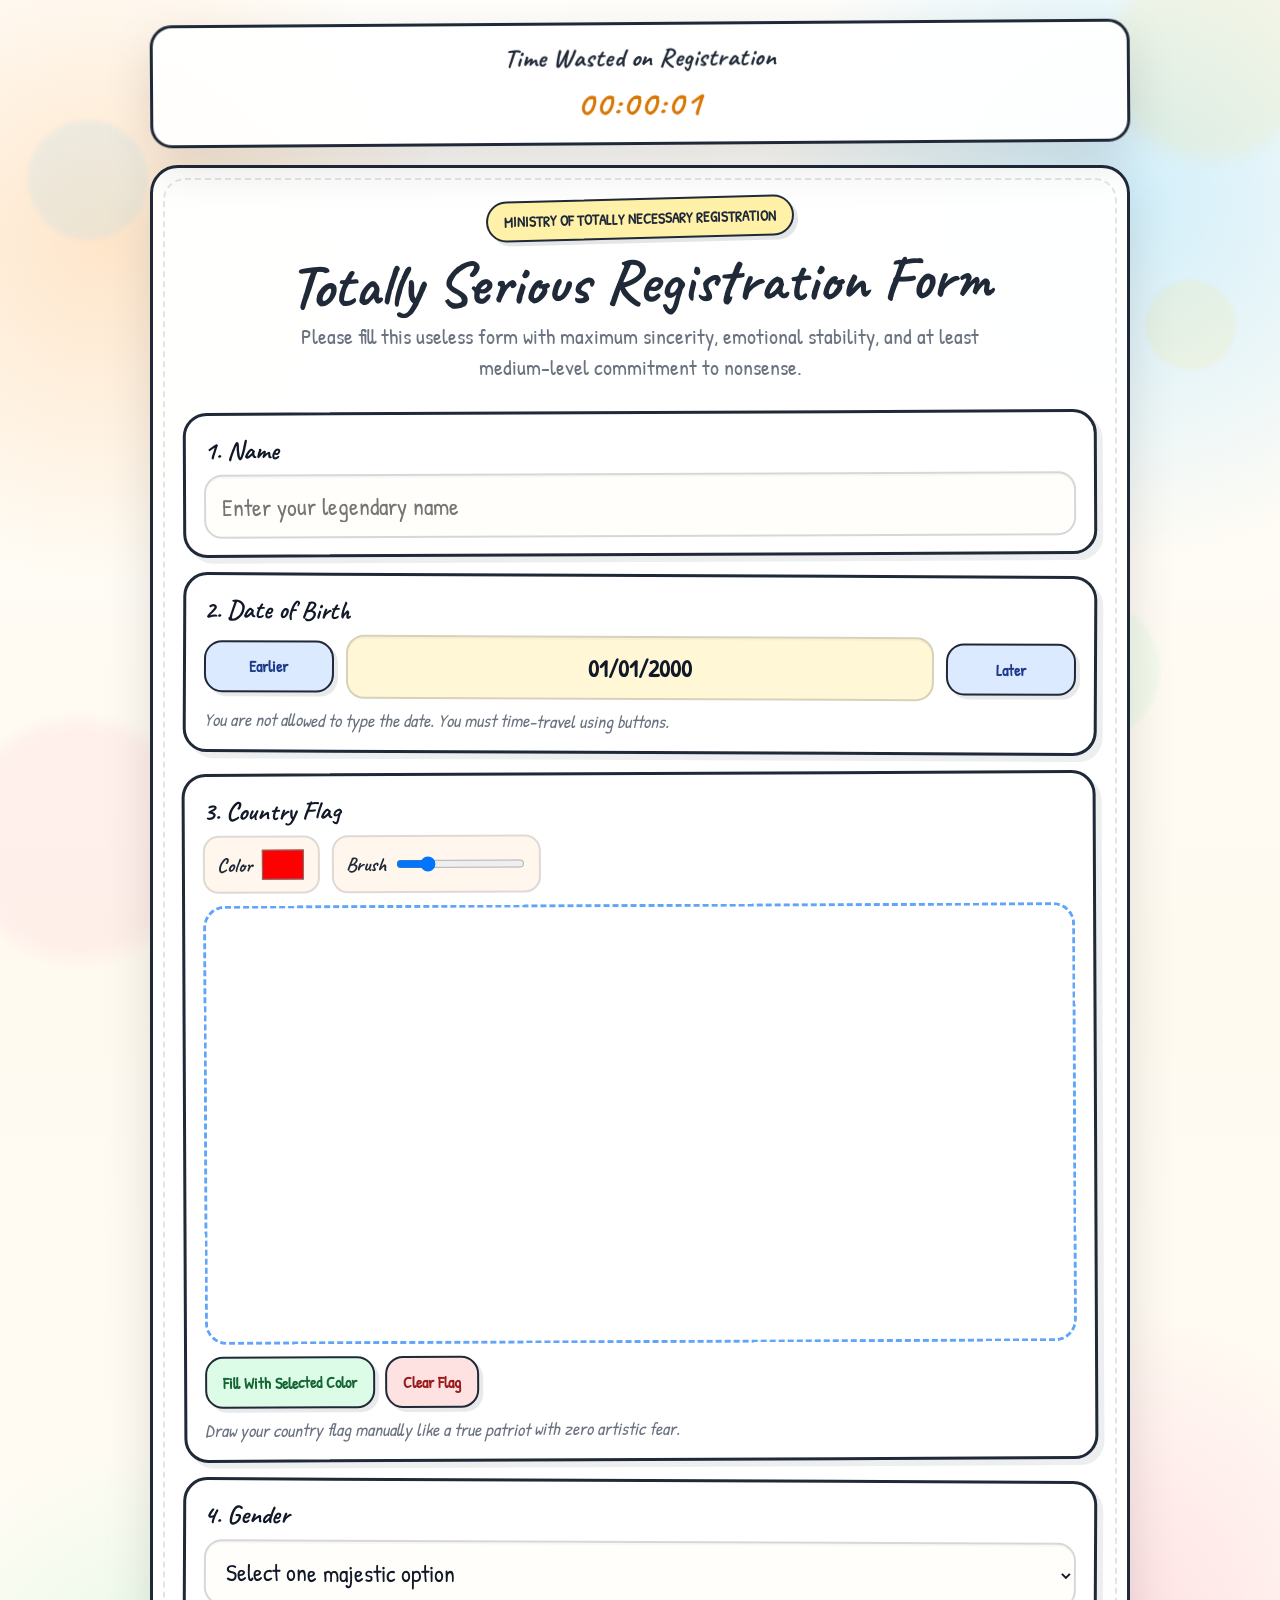
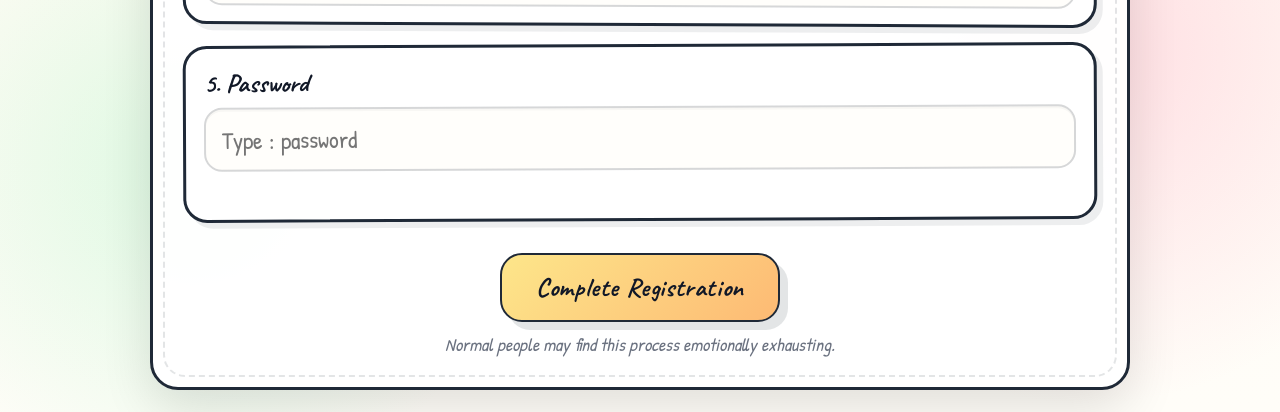
<file: index.html>
<!DOCTYPE html>
<html lang="en">
<head>
  <meta charset="UTF-8" />
  <meta name="viewport" content="width=device-width, initial-scale=1.0" />
  <title>Backchod Registration</title>

  <link rel="preconnect" href="https://fonts.googleapis.com">
  <link rel="preconnect" href="https://fonts.gstatic.com" crossorigin>
  <link href="https://fonts.googleapis.com/css2?family=Caveat:wght@500;700&family=Patrick+Hand&display=swap" rel="stylesheet">

  <script async src="https://pagead2.googlesyndication.com/pagead/js/adsbygoogle.js?client=ca-pub-5440180307227003"
     crossorigin="anonymous"></script>
     <meta name="google-adsense-account" content="ca-pub-5440180307227003">

  <style>
    * {
      box-sizing: border-box;
    }

    :root {
      --paper: #fffdf8;
      --ink: #1f2937;
      --muted: #6b7280;
      --yellow: #ffd84d;
      --pink: #ff8fb1;
      --blue: #7dd3fc;
      --green: #86efac;
      --red: #fca5a5;
      --orange: #fdba74;
      --line: rgba(31, 41, 55, 0.14);
      --shadow: 0 18px 50px rgba(0, 0, 0, 0.12);
    }

    html {
      scroll-behavior: smooth;
    }

    body {
      margin: 0;
      color: var(--ink);
      font-family: "Patrick Hand", cursive;
      min-height: 100vh;
      padding: 22px;
      background:
        radial-gradient(circle at 8% 12%, rgba(253,186,116,0.35), transparent 16%),
        radial-gradient(circle at 88% 10%, rgba(125,211,252,0.35), transparent 17%),
        radial-gradient(circle at 15% 88%, rgba(134,239,172,0.28), transparent 16%),
        radial-gradient(circle at 85% 82%, rgba(255,143,177,0.28), transparent 18%),
        linear-gradient(180deg, #fffefb, #fffaf0 48%, #fffdf8);
      overflow-x: hidden;
      position: relative;
    }

    body::before,
    body::after {
      content: "";
      position: fixed;
      border-radius: 50%;
      filter: blur(8px);
      z-index: 0;
      pointer-events: none;
      opacity: 0.45;
    }

    body::before {
      width: 200px;
      height: 200px;
      top: -40px;
      right: -30px;
      background: rgba(255, 216, 77, 0.25);
    }

    body::after {
      width: 240px;
      height: 240px;
      bottom: -60px;
      left: -40px;
      background: rgba(255, 143, 177, 0.22);
    }

    .paint-splash {
      position: fixed;
      border-radius: 50%;
      z-index: 0;
      pointer-events: none;
      filter: blur(2px);
      opacity: 0.45;
    }

    .s1 {
      width: 120px;
      height: 120px;
      top: 120px;
      left: 28px;
      background: rgba(125, 211, 252, 0.28);
    }

    .s2 {
      width: 90px;
      height: 90px;
      top: 280px;
      right: 44px;
      background: rgba(255, 216, 77, 0.24);
    }

    .s3 {
      width: 140px;
      height: 140px;
      bottom: 160px;
      right: 120px;
      background: rgba(134, 239, 172, 0.22);
    }

    .page {
      max-width: 980px;
      margin: 0 auto;
      position: relative;
      z-index: 1;
    }

    .wasted-time {
      position: sticky;
      top: 12px;
      z-index: 20;
      margin-bottom: 20px;
      padding: 16px 18px;
      text-align: center;
      background: rgba(255,255,255,0.92);
      border: 3px solid var(--ink);
      border-radius: 22px;
      box-shadow: var(--shadow);
      transform: rotate(-0.4deg);
    }

    .wasted-time h1 {
      margin: 0 0 6px 0;
      font-size: 26px;
      font-family: "Caveat", cursive;
      letter-spacing: 0.5px;
    }

    .timer {
      font-size: 36px;
      font-weight: 700;
      font-family: "Caveat", cursive;
      color: #d97706;
      letter-spacing: 2px;
    }

    .card {
      position: relative;
      background: rgba(255,255,255,0.96);
      border: 3px solid var(--ink);
      border-radius: 28px;
      padding: 30px;
      box-shadow: var(--shadow);
      overflow: hidden;
    }

    .card::before {
      content: "";
      position: absolute;
      inset: 10px;
      border: 2px dashed rgba(31,41,55,0.12);
      border-radius: 22px;
      pointer-events: none;
    }

    .hero-badge {
      display: inline-block;
      margin: 0 auto 12px auto;
      padding: 8px 16px;
      border-radius: 999px;
      background: #fff1a8;
      border: 2px solid var(--ink);
      font-size: 15px;
      font-weight: 700;
      transform: rotate(-1.5deg);
      box-shadow: 4px 4px 0 rgba(31,41,55,0.12);
    }

    .title {
      text-align: center;
      margin: 0 0 8px 0;
      font-size: clamp(38px, 6vw, 62px);
      font-family: "Caveat", cursive;
      line-height: 1;
      transform: rotate(-0.8deg);
    }

    .subtitle {
      text-align: center;
      margin: 0 auto 28px auto;
      color: var(--muted);
      font-size: 22px;
      line-height: 1.4;
      max-width: 740px;
    }

    .field {
      position: relative;
      margin-bottom: 18px;
      padding: 18px 18px 16px 18px;
      background: #fff;
      border: 3px solid var(--ink);
      border-radius: 24px;
      box-shadow: 6px 6px 0 rgba(31,41,55,0.08);
      transition: 0.18s ease;
    }

    .field:hover {
      transform: translateY(-2px) rotate(-0.3deg);
    }

    .field:nth-child(odd) {
      transform: rotate(-0.25deg);
    }

    .field:nth-child(even) {
      transform: rotate(0.25deg);
    }

    .field:nth-child(odd):hover,
    .field:nth-child(even):hover {
      transform: translateY(-2px) rotate(0deg);
    }

    label {
      display: block;
      margin-bottom: 8px;
      font-size: 26px;
      font-family: "Caveat", cursive;
      font-weight: 700;
      color: #111827;
    }

    input,
    select,
    button {
      font: inherit;
    }

    input[type="text"],
    .date-display,
    select {
      width: 100%;
      padding: 14px 16px;
      border-radius: 18px;
      border: 2px solid rgba(31,41,55,0.18);
      background: #fffefb;
      color: #111827;
      outline: none;
      font-size: 24px;
      font-family: "Patrick Hand", cursive;
      box-shadow: inset 0 2px 0 rgba(31,41,55,0.03);
      transition: 0.18s ease;
    }

    input[type="text"]:focus,
    select:focus {
      border-color: #38bdf8;
      box-shadow: 0 0 0 4px rgba(56,189,248,0.18);
    }

    .date-controls {
      display: grid;
      grid-template-columns: 130px 1fr 130px;
      gap: 12px;
      align-items: center;
    }

    .date-display {
      text-align: center;
      font-weight: 700;
      background: #fff7d6;
    }

    .btn {
      border: 2px solid var(--ink);
      border-radius: 18px;
      padding: 13px 16px;
      cursor: pointer;
      font-weight: 700;
      font-family: "Patrick Hand", cursive;
      transition: 0.18s ease;
      box-shadow: 4px 4px 0 rgba(31,41,55,0.10);
    }

    .btn:hover {
      transform: translateY(-2px) rotate(-1deg);
    }

    .btn-small {
      background: #dbeafe;
      color: #1e3a8a;
    }

    .flag-tools {
      display: flex;
      flex-wrap: wrap;
      gap: 12px;
      margin-bottom: 12px;
    }

    .tool-group {
      display: flex;
      align-items: center;
      gap: 8px;
      background: #fff7ed;
      padding: 8px 12px;
      border-radius: 16px;
      border: 2px solid rgba(31,41,55,0.14);
    }

    .tool-group span {
      font-size: 20px;
      font-family: "Caveat", cursive;
      font-weight: 700;
    }

    input[type="color"] {
      width: 46px;
      height: 38px;
      border: none;
      background: transparent;
      padding: 0;
      cursor: pointer;
    }

    input[type="range"] {
      cursor: pointer;
    }

    canvas {
      width: 100%;
      max-width: 100%;
      height: auto;
      background: #ffffff;
      border: 3px dashed #60a5fa;
      border-radius: 22px;
      display: block;
      touch-action: none;
      box-shadow: inset 0 0 0 6px rgba(125,211,252,0.08);
    }

    .canvas-actions {
      display: flex;
      gap: 10px;
      margin-top: 12px;
      flex-wrap: wrap;
    }

    .btn-clear {
      background: #fee2e2;
      color: #991b1b;
    }

    .btn-fill {
      background: #dcfce7;
      color: #166534;
    }

    .help-text {
      margin-top: 8px;
      color: var(--muted);
      font-size: 18px;
      line-height: 1.5;
      font-style: italic;
    }

    .message {
      margin-top: 8px;
      font-size: 18px;
      font-weight: 700;
      min-height: 24px;
    }

    .error {
      color: #dc2626;
    }

    .success {
      color: #15803d;
    }

    .submit-wrap {
      text-align: center;
      margin-top: 32px;
    }

    .submit-btn {
      position: relative;
      overflow: hidden;
      background: linear-gradient(135deg, #fde68a, #fdba74);
      color: #111827;
      padding: 16px 30px;
      font-size: 26px;
      min-width: 280px;
      border-radius: 22px;
      font-family: "Caveat", cursive;
      letter-spacing: 0.6px;
      box-shadow: 8px 8px 0 rgba(31,41,55,0.12);
    }

    .submit-btn::after {
      content: "";
      position: absolute;
      inset: 0;
      background: linear-gradient(
        120deg,
        transparent 0%,
        rgba(255,255,255,0.35) 40%,
        transparent 80%
      );
      transform: translateX(-120%);
      transition: transform 0.5s ease;
    }

    .submit-btn:hover::after {
      transform: translateX(120%);
    }

    .submit-caption {
      margin-top: 10px;
      color: var(--muted);
      font-size: 18px;
      font-style: italic;
    }

    .result {
      margin-top: 22px;
      padding: 18px;
      border-radius: 20px;
      background: #eff6ff;
      border: 2px dashed #60a5fa;
      line-height: 1.7;
      display: none;
      font-size: 20px;
      animation: resultPop 0.35s ease;
    }

    @keyframes resultPop {
      from {
        opacity: 0;
        transform: translateY(10px) scale(0.98);
      }
      to {
        opacity: 1;
        transform: translateY(0) scale(1);
      }
    }

    /* Modal */
    .modal-overlay {
      position: fixed;
      inset: 0;
      background: rgba(20, 20, 20, 0.48);
      backdrop-filter: blur(8px);
      display: none;
      align-items: center;
      justify-content: center;
      z-index: 200;
      padding: 18px;
    }

    .modal-overlay.show {
      display: flex;
    }

    .captcha-modal {
      width: min(760px, 100%);
      background: #fffdf8;
      border: 3px solid var(--ink);
      border-radius: 28px;
      box-shadow: 0 28px 70px rgba(0,0,0,0.18);
      overflow: hidden;
      animation: modalPop 0.25s ease;
    }

    @keyframes modalPop {
      from {
        opacity: 0;
        transform: translateY(10px) scale(0.98);
      }
      to {
        opacity: 1;
        transform: translateY(0) scale(1);
      }
    }

    .captcha-head {
      padding: 18px 22px;
      border-bottom: 2px dashed rgba(31,41,55,0.16);
      display: flex;
      justify-content: space-between;
      gap: 12px;
      align-items: center;
      background: #fff7d6;
    }

    .captcha-head h3 {
      margin: 0;
      font-size: 34px;
      font-family: "Caveat", cursive;
    }

    .captcha-close {
      border: 2px solid var(--ink);
      background: white;
      color: var(--ink);
      border-radius: 14px;
      width: 42px;
      height: 42px;
      cursor: pointer;
      font-size: 18px;
      font-weight: 900;
    }

    .captcha-body {
      padding: 22px;
      display: grid;
      grid-template-columns: 1fr 1fr;
      gap: 18px;
    }

    .captcha-panel {
      background: #ffffff;
      border: 2px solid rgba(31,41,55,0.14);
      border-radius: 22px;
      padding: 18px;
      box-shadow: 5px 5px 0 rgba(31,41,55,0.06);
    }

    .captcha-panel h4 {
      margin: 0 0 8px 0;
      font-size: 28px;
      color: #d97706;
      font-family: "Caveat", cursive;
    }

    .captcha-panel p {
      margin: 0 0 14px 0;
      color: var(--muted);
      line-height: 1.5;
      font-size: 18px;
    }

    .fake-checkbox-row {
      display: flex;
      align-items: center;
      gap: 12px;
      background: #fff;
      color: #111827;
      padding: 14px;
      border-radius: 18px;
      cursor: pointer;
      user-select: none;
      border: 2px solid rgba(31,41,55,0.16);
    }

    .fake-checkbox {
      width: 24px;
      height: 24px;
      border: 2px solid #64748b;
      border-radius: 6px;
      flex: 0 0 24px;
      display: inline-flex;
      align-items: center;
      justify-content: center;
      font-size: 16px;
      font-weight: 900;
    }

    .fake-checkbox.checked {
      background: #22c55e;
      border-color: #22c55e;
      color: white;
    }

    .captcha-progress-wrap {
      margin-top: 14px;
      display: none;
    }

    .captcha-progress-wrap.show {
      display: block;
    }

    .captcha-progress {
      height: 14px;
      border-radius: 999px;
      background: rgba(31,41,55,0.08);
      overflow: hidden;
      border: 1px solid rgba(31,41,55,0.08);
    }

    .captcha-progress-bar {
      width: 0%;
      height: 100%;
      background: linear-gradient(90deg, #7dd3fc, #f9a8d4, #facc15);
      transition: width 0.35s ease;
    }

    .captcha-status {
      margin-top: 12px;
      min-height: 64px;
      font-weight: 700;
      line-height: 1.5;
      color: #92400e;
      font-size: 20px;
    }

    .advanced-prompt {
      background: #fef3c7;
      color: #111827;
      border-radius: 18px;
      padding: 14px;
      font-weight: 700;
      letter-spacing: 0.5px;
      margin-bottom: 12px;
      text-align: center;
      font-size: 26px;
      font-family: "Caveat", cursive;
      border: 2px solid rgba(31,41,55,0.12);
    }

    .advanced-row {
      display: flex;
      gap: 10px;
      flex-wrap: wrap;
    }

    .advanced-row input {
      flex: 1 1 220px;
    }

    .advanced-btn {
      background: #dcfce7;
      color: #166534;
      border: 2px solid var(--ink);
      border-radius: 16px;
      padding: 14px 18px;
      cursor: pointer;
      font-weight: 700;
      font-size: 20px;
      font-family: "Patrick Hand", cursive;
    }

    .advanced-msg {
      margin-top: 10px;
      min-height: 28px;
      font-weight: 700;
      opacity: 1;
      transition: opacity 0.15s ease, transform 0.15s ease;
      font-size: 20px;
    }

    .advanced-hint {
      margin-top: 8px;
      color: var(--muted);
      font-size: 16px;
      font-style: italic;
    }

    .captcha-body-single {
      grid-template-columns: 1fr;
    }

    #basicCaptchaPanel,
    #advancedCaptchaPanel {
      max-width: 520px;
      margin: 0 auto;
      width: 100%;
    }

    #advancedCaptchaPanel {
      animation: resultPop 0.35s ease;
    }

    .msg-pop {
      animation: msgPop 0.35s ease;
    }

    .input-shake {
      animation: inputShake 0.42s ease;
    }

    .button-bump {
      animation: buttonBump 0.28s ease;
    }

    .panel-flash {
      animation: panelFlash 0.45s ease;
    }

    .prompt-pulse {
      animation: promptPulse 0.35s ease;
    }

    @keyframes msgPop {
      0% {
        opacity: 0;
        transform: translateY(6px) scale(0.98);
      }
      100% {
        opacity: 1;
        transform: translateY(0) scale(1);
      }
    }

    @keyframes inputShake {
      0%, 100% { transform: translateX(0); }
      20% { transform: translateX(-6px); }
      40% { transform: translateX(6px); }
      60% { transform: translateX(-4px); }
      80% { transform: translateX(4px); }
    }

    @keyframes buttonBump {
      0% { transform: scale(1); }
      50% { transform: scale(0.94); }
      100% { transform: scale(1); }
    }

    @keyframes panelFlash {
      0% {
        box-shadow: 0 0 0 rgba(248,113,113,0);
        border-color: rgba(31,41,55,0.14);
      }
      50% {
        box-shadow: 0 0 0 6px rgba(248,113,113,0.10);
        border-color: rgba(248,113,113,0.45);
      }
      100% {
        box-shadow: 0 0 0 rgba(248,113,113,0);
        border-color: rgba(31,41,55,0.14);
      }
    }

    @keyframes promptPulse {
      0% {
        transform: scale(1);
        filter: brightness(1);
      }
      50% {
        transform: scale(1.02);
        filter: brightness(1.08);
      }
      100% {
        transform: scale(1);
        filter: brightness(1);
      }
    }

    @media (max-width: 700px) {
      body {
        padding: 16px;
      }

      .date-controls {
        grid-template-columns: 1fr;
      }

      .timer {
        font-size: 28px;
      }

      .card {
        padding: 18px;
      }

      .field {
        padding: 16px;
      }

      .canvas-actions {
        flex-direction: column;
      }

      .submit-btn {
        width: 100%;
        min-width: 0;
      }

      .captcha-body {
        grid-template-columns: 1fr;
      }

      .title {
        font-size: 42px;
      }

      label {
        font-size: 22px;
      }

      input[type="text"],
      .date-display,
      select {
        font-size: 20px;
      }
    }

    .advanced-hint-row {
  margin-top: 10px;
  display: flex;
  justify-content: flex-end;
}

.advanced-hint-btn {
  background: #dbeafe;
  color: #1d4ed8;
  border: 2px solid var(--ink);
  border-radius: 14px;
  padding: 10px 14px;
  cursor: pointer;
  font-weight: 700;
  font-size: 18px;
  font-family: "Patrick Hand", cursive;
  box-shadow: 4px 4px 0 rgba(31,41,55,0.10);
  transition: 0.18s ease;
}

.advanced-hint-btn:hover {
  transform: translateY(-2px) rotate(-1deg);
}
  </style>
</head>
<body>
  <div class="paint-splash s1"></div>
  <div class="paint-splash s2"></div>
  <div class="paint-splash s3"></div>

  <div class="page">
    <div class="wasted-time">
      <h1>Time Wasted on Registration</h1>
      <div class="timer" id="timer">00:00:00</div>
    </div>

    <div class="card">
      <div style="text-align:center;">
        <div class="hero-badge">MINISTRY OF TOTALLY NECESSARY REGISTRATION</div>
      </div>

      <h2 class="title">Totally Serious Registration Form</h2>
      <p class="subtitle">
        Please fill this useless form with maximum sincerity, emotional stability,
        and at least medium-level commitment to nonsense.
      </p>

      <form id="registrationForm">
        <div class="field">
          <label for="name">1. Name</label>
          <input type="text" id="name" placeholder="Enter your legendary name" required />
        </div>

        <div class="field">
          <label>2. Date of Birth</label>
          <div class="date-controls">
            <button type="button" class="btn btn-small" id="earlierBtn">Earlier</button>
            <div class="date-display" id="dateDisplay">01/01/2000</div>
            <button type="button" class="btn btn-small" id="laterBtn">Later</button>
          </div>
          <div class="help-text">
            You are not allowed to type the date. You must time-travel using buttons.
          </div>
        </div>

        <div class="field">
          <label>3. Country Flag</label>
          <div class="flag-tools">
            <div class="tool-group">
              <span>Color</span>
              <input type="color" id="colorPicker" value="#ff0000" />
            </div>

            <div class="tool-group">
              <span>Brush</span>
              <input type="range" id="brushSize" min="2" max="30" value="8" />
            </div>
          </div>

          <div class="canvas-wrap">
            <canvas id="flagCanvas" width="760" height="380"></canvas>
          </div>

          <div class="canvas-actions">
            <button type="button" class="btn btn-fill" id="fillCanvasBtn">Fill With Selected Color</button>
            <button type="button" class="btn btn-clear" id="clearCanvasBtn">Clear Flag</button>
          </div>

          <div class="help-text">
            Draw your country flag manually like a true patriot with zero artistic fear.
          </div>
        </div>

        <div class="field">
          <label for="gender">4. Gender</label>
          <select id="gender" required>
            <option value="">Select one majestic option</option>
            <option>Male</option>
            <option>Female</option>
            <option>Non-binary</option>
            <option>Agender</option>
            <option>Bigender</option>
            <option>Genderfluid</option>
            <option>Transgender</option>
            <option>Intersex</option>
            <option>Two-Spirit</option>
            <option>Demiboy</option>
            <option>Demigirl</option>
            <option>Androgynous</option>
            <option>Questioning</option>
            <option>Prefer not to say</option>
            <option>Prefer to say too much</option>
            <option>Ancient Being</option>
            <option>Attack Helicopter</option>
            <option>Toaster</option>
            <option>Quantum Fog</option>
            <option>NPC</option>
            <option>Main Character</option>
            <option>Side Character</option>
            <option>Villain Arc</option>
            <option>Cosmic Dust</option>
            <option>Glitch Entity</option>
            <option>Moonlight Creature</option>
            <option>WiFi Spirit</option>
            <option>Keyboard Warrior</option>
            <option>Professional Confusion</option>
            <option>Certified Backchod</option>
            <option>Chaotic Neutral</option>
            <option>Spreadsheet Monster</option>
            <option>Low Battery Human</option>
            <option>Sleep-Deprived Legend</option>
            <option>Parallel Universe Version</option>
            <option>My Lawyer Advised Silence</option>
            <option>Undefined</option>
            <option>Otherworldly</option>
            <option>God Mode</option>
            <option>Demo User</option>
          </select>
        </div>

        <div class="field">
          <label for="passwordField">5. Password</label>
          <input
            type="text"
            id="passwordField"
            placeholder='Type : password'
            autocomplete="off"
            required
          />
          <div class="message" id="passwordMessage"></div>
        </div>

        <div class="submit-wrap">
          <button type="submit" class="btn submit-btn">Complete Registration</button>
          <div class="submit-caption">Normal people may find this process emotionally exhausting.</div>
        </div>

        <div class="result" id="resultBox"></div>
      </form>
    </div>
  </div>

  <div class="modal-overlay" id="captchaModal">
    <div class="captcha-modal">
      <div class="captcha-head">
        <h3>Captcha Verification Chamber</h3>
        <button class="captcha-close" id="closeCaptchaBtn" type="button">×</button>
      </div>

      <div class="captcha-body captcha-body-single" id="captchaBody">
        <div class="captcha-panel" id="basicCaptchaPanel">
          <h4>Basic Human Verification</h4>
          <p>Tick the box to prove you are not a robot, alien, or low-budget chatbot.</p>

          <div class="fake-checkbox-row" id="fakeCaptchaRow">
            <div class="fake-checkbox" id="fakeCheckbox"></div>
            <div>I am not a robot</div>
          </div>

          <div class="captcha-progress-wrap" id="captchaProgressWrap">
            <div class="captcha-progress">
              <div class="captcha-progress-bar" id="captchaProgressBar"></div>
            </div>
            <div class="captcha-status" id="captchaStatus">Initializing suspicion engine...</div>
          </div>
        </div>

        <div class="captcha-panel" id="advancedCaptchaPanel" style="display:none;">
          <h4>Advance Backchod Captcha Verification</h4>
          <p>For premium humans only.</p>

          <div class="advanced-prompt" id="advancedPrompt">valar morghulis</div>

          <div class="advanced-row">
            <input type="text" id="advancedCaptchaInput" placeholder="Complete the phrase" />
            <button type="button" class="advanced-btn" id="advancedCaptchaBtn">Verify</button>
          </div>

          <div class="advanced-hint-row">
            <button type="button" class="advanced-hint-btn" id="advancedHintBtn">Need Hint?</button>
          </div>

          <div class="advanced-msg" id="advancedCaptchaMsg"></div>
          <div class="advanced-hint">Correct answer is extremely necessary for survival.</div>
        </div>
      </div>
    </div>
  </div>

  <div class="modal-overlay" id="successOverlay">
    <div class="captcha-modal" style="max-width: 560px;">
      <div class="captcha-head">
        <h3>Verification Complete</h3>
      </div>
      <div class="captcha-body captcha-body-single">
        <div class="captcha-panel" style="text-align:center;">
          <h4 style="margin-bottom:12px;">Identity Confirmed ✅</h4>
          <p id="successMessage" style="font-size:28px; color:#d97706; font-weight:700; margin-bottom:10px; font-family:'Caveat', cursive;">
            Verification done, now you are Faceless Man.
          </p>
          <p style="margin:0; color:#6b7280; font-size:18px;">
            Redirecting to the identity verification chamber...
          </p>
        </div>
      </div>
    </div>
  </div>


  <div class="modal-overlay" id="hintOverlay">
    <div class="captcha-modal" style="max-width: 520px;">
      <div class="captcha-head">
        <h3>Backchod Hint Chamber</h3>
        <button class="captcha-close" id="closeHintBtn" type="button">×</button>
      </div>
      <div class="captcha-body captcha-body-single">
        <div class="captcha-panel" style="text-align:center;">
          <h4 style="margin-bottom:12px;">Need help, fraud candidate? 🐉</h4>
          <p style="font-size:22px; line-height:1.5; color:#7c2d12;">
            Haven’t you watched GOT?<br><br>
            Even random people from Braavos know this phrase.<br>
            Go use Google and complete it properly.
          </p>
        </div>
      </div>
    </div>
  </div>

  <!-- Google tag (gtag.js) -->
  <script async src="https://www.googletagmanager.com/gtag/js?id=G-4QYVGGG0F1"></script>
  <script>
    window.dataLayer = window.dataLayer || [];
    function gtag(){dataLayer.push(arguments);}
    gtag('js', new Date());
    gtag('config', 'G-4QYVGGG0F1');
  </script>
 

  <script>
    let secondsSpent = 0;
    const timerEl = document.getElementById("timer");

    const basicCaptchaPanel = document.getElementById("basicCaptchaPanel");
    const advancedCaptchaPanel = document.getElementById("advancedCaptchaPanel");
    const advancedPrompt = document.getElementById("advancedPrompt");

    const successOverlay = document.getElementById("successOverlay");
    const successMessage = document.getElementById("successMessage");

    const hintOverlay = document.getElementById("hintOverlay");
    const advancedHintBtn = document.getElementById("advancedHintBtn");
    const closeHintBtn = document.getElementById("closeHintBtn");

    let wrongCaptchaIndex = 0;

    const wrongCaptchaMessages = [
      "Wrong phrase. The Faceless Men are disappointed.",
      "Incorrect. Arya has removed your name from the good list.",
      "Nope. Even Jaqen H'ghar looks confused.",
      "Still wrong. Braavos security has been notified.",
      "That was emotionally close, but spiritually incorrect.",
      "Access denied. Your High Valyrian subscription has expired.",
      "Incorrect phrase. The Many-Faced God requests a retry.",
      "Wrong answer. Varys is judging this attempt silently.",
      "Denied. This is why Westeros has trust issues.",
      "Unacceptable. The wall was built for less."
    ];

    function replayAnimation(element, className) {
      if (!element) return;
      element.classList.remove(className);
      void element.offsetWidth;
      element.classList.add(className);
    }

    function showAdvancedCaptchaError() {
      const msg = wrongCaptchaMessages[wrongCaptchaIndex % wrongCaptchaMessages.length];
      wrongCaptchaIndex++;

      advancedCaptchaMsg.textContent = "";
      advancedCaptchaMsg.className = "advanced-msg error";

      replayAnimation(advancedCaptchaInput, "input-shake");
      replayAnimation(advancedCaptchaBtn, "button-bump");
      replayAnimation(advancedCaptchaPanel, "panel-flash");
      replayAnimation(advancedPrompt, "prompt-pulse");

      setTimeout(() => {
        advancedCaptchaMsg.textContent = msg;
        advancedCaptchaMsg.className = "advanced-msg error msg-pop";
      }, 120);
    }

    function formatTime(totalSeconds) {
      const hrs = String(Math.floor(totalSeconds / 3600)).padStart(2, "0");
      const mins = String(Math.floor((totalSeconds % 3600) / 60)).padStart(2, "0");
      const secs = String(totalSeconds % 60).padStart(2, "0");
      return `${hrs}:${mins}:${secs}`;
    }

    setInterval(() => {
      secondsSpent++;
      timerEl.textContent = formatTime(secondsSpent);
    }, 1000);

    let currentDate = new Date(2000, 0, 1);
    const dateDisplay = document.getElementById("dateDisplay");
    const earlierBtn = document.getElementById("earlierBtn");
    const laterBtn = document.getElementById("laterBtn");

    function renderDate() {
      const dd = String(currentDate.getDate()).padStart(2, "0");
      const mm = String(currentDate.getMonth() + 1).padStart(2, "0");
      const yyyy = currentDate.getFullYear();
      dateDisplay.textContent = `${dd}/${mm}/${yyyy}`;
    }

    earlierBtn.addEventListener("click", () => {
      currentDate.setDate(currentDate.getDate() - 1);
      renderDate();
    });

    laterBtn.addEventListener("click", () => {
      currentDate.setDate(currentDate.getDate() + 1);
      renderDate();
    });

    renderDate();

    const canvas = document.getElementById("flagCanvas");
    const ctx = canvas.getContext("2d");
    const colorPicker = document.getElementById("colorPicker");
    const brushSize = document.getElementById("brushSize");
    const clearCanvasBtn = document.getElementById("clearCanvasBtn");
    const fillCanvasBtn = document.getElementById("fillCanvasBtn");

    let isDrawing = false;
    let hasDrawnSomething = false;

    function paintCanvasWhite() {
      ctx.fillStyle = "#ffffff";
      ctx.fillRect(0, 0, canvas.width, canvas.height);
    }

    paintCanvasWhite();
    ctx.lineCap = "round";
    ctx.lineJoin = "round";

    function getCanvasPos(e) {
      const rect = canvas.getBoundingClientRect();
      let clientX, clientY;

      if (e.touches && e.touches[0]) {
        clientX = e.touches[0].clientX;
        clientY = e.touches[0].clientY;
      } else {
        clientX = e.clientX;
        clientY = e.clientY;
      }

      const scaleX = canvas.width / rect.width;
      const scaleY = canvas.height / rect.height;

      return {
        x: (clientX - rect.left) * scaleX,
        y: (clientY - rect.top) * scaleY
      };
    }

    function startDraw(e) {
      isDrawing = true;
      const pos = getCanvasPos(e);
      ctx.beginPath();
      ctx.moveTo(pos.x, pos.y);
      hasDrawnSomething = true;
    }

    function draw(e) {
      if (!isDrawing) return;
      e.preventDefault();
      const pos = getCanvasPos(e);
      ctx.strokeStyle = colorPicker.value;
      ctx.lineWidth = brushSize.value;
      ctx.lineTo(pos.x, pos.y);
      ctx.stroke();
    }

    function stopDraw() {
      isDrawing = false;
      ctx.beginPath();
    }

    canvas.addEventListener("mousedown", startDraw);
    canvas.addEventListener("mousemove", draw);
    canvas.addEventListener("mouseup", stopDraw);
    canvas.addEventListener("mouseleave", stopDraw);
    canvas.addEventListener("touchstart", startDraw, { passive: false });
    canvas.addEventListener("touchmove", draw, { passive: false });
    canvas.addEventListener("touchend", stopDraw);

    clearCanvasBtn.addEventListener("click", () => {
      paintCanvasWhite();
      hasDrawnSomething = false;
    });

    fillCanvasBtn.addEventListener("click", () => {
      ctx.fillStyle = colorPicker.value;
      ctx.fillRect(0, 0, canvas.width, canvas.height);
      hasDrawnSomething = true;
    });

    const passwordField = document.getElementById("passwordField");
    const passwordMessage = document.getElementById("passwordMessage");

    function validatePassword() {
      const value = passwordField.value;

      if (value.length === 0) {
        passwordMessage.textContent = "";
        passwordMessage.className = "message";
        return false;
      }

      if (value === "password") {
        passwordMessage.textContent = "Correct spelling. Password accepted.";
        passwordMessage.className = "message success";
        return true;
      } else {
        passwordMessage.textContent = "Wrong spelling.";
        passwordMessage.className = "message error";
        return false;
      }
    }

    passwordField.addEventListener("input", validatePassword);

    const form = document.getElementById("registrationForm");
    const resultBox = document.getElementById("resultBox");

    const captchaModal = document.getElementById("captchaModal");
    const closeCaptchaBtn = document.getElementById("closeCaptchaBtn");
    const fakeCaptchaRow = document.getElementById("fakeCaptchaRow");
    const fakeCheckbox = document.getElementById("fakeCheckbox");
    const captchaProgressWrap = document.getElementById("captchaProgressWrap");
    const captchaProgressBar = document.getElementById("captchaProgressBar");
    const captchaStatus = document.getElementById("captchaStatus");
    const advancedCaptchaInput = document.getElementById("advancedCaptchaInput");
    const advancedCaptchaBtn = document.getElementById("advancedCaptchaBtn");
    const advancedCaptchaMsg = document.getElementById("advancedCaptchaMsg");

    let pendingRegistration = null;
    let fakeCaptchaRunning = false;

    const fakeMessages = [
      "Verifying human identification...",
      "Collecting suspicious mouse movement data...",
      "Sending mouse interaction data to NASA...",
      "NASA API call failed.",
      "Consulting with Elon Musk...",
      "Calling Elon...",
      "Ring... Ring...",
      "The person you are trying to reach is currently busy...",
      "Sorry. He definitely rejected your call.",
      "Running Param Shavak supercomputer...",
      "Computing emotional stability score...",
      "Getting output...",
      "Getting output in 365 days...",
      "Getting output in 365 minutes...",
      "Getting output now...",
      "Verification failed.",
      "System conclusion: your aura is too suspicious."
    ];

    function openCaptchaModal() {
      captchaModal.classList.add("show");
      document.body.style.overflow = "hidden";
    }

    function closeCaptchaModal() {
      captchaModal.classList.remove("show");
      document.body.style.overflow = "";
    }

    function resetCaptchaModal() {
      fakeCaptchaRunning = false;
      fakeCheckbox.classList.remove("checked");
      fakeCheckbox.textContent = "";
      captchaProgressWrap.classList.remove("show");
      captchaProgressBar.style.width = "0%";
      captchaStatus.textContent = "Initializing suspicion engine...";
      advancedCaptchaInput.value = "";
      advancedCaptchaMsg.textContent = "";
      advancedCaptchaMsg.className = "advanced-msg";

      basicCaptchaPanel.style.display = "block";
      advancedCaptchaPanel.style.display = "none";
    }

    function startFakeCaptchaSequence() {
      if (fakeCaptchaRunning) return;
      fakeCaptchaRunning = true;

      fakeCheckbox.classList.add("checked");
      fakeCheckbox.textContent = "✓";
      captchaProgressWrap.classList.add("show");

      let index = 0;

      function nextStep() {
        if (index >= fakeMessages.length) {
          fakeCaptchaRunning = false;

          setTimeout(() => {
            basicCaptchaPanel.style.display = "none";
            advancedCaptchaPanel.style.display = "block";
          }, 3000);

          return;
        }

        const progress = ((index + 1) / fakeMessages.length) * 100;
        captchaProgressBar.style.width = progress + "%";
        captchaStatus.textContent = fakeMessages[index];
        index++;

        setTimeout(nextStep, 1400);
      }

      nextStep();
    }

    fakeCaptchaRow.addEventListener("click", startFakeCaptchaSequence);

    closeCaptchaBtn.addEventListener("click", () => {
      closeCaptchaModal();
      resetCaptchaModal();
    });

    captchaModal.addEventListener("click", (e) => {
      if (e.target === captchaModal) {
        closeCaptchaModal();
        resetCaptchaModal();
      }
    });

    function openSuccessOverlay() {
      successOverlay.classList.add("show");
      document.body.style.overflow = "hidden";
    }

    function closeSuccessOverlay() {
      successOverlay.classList.remove("show");
      document.body.style.overflow = "";
    }

    function openHintOverlay() {
      hintOverlay.classList.add("show");
    }

    function closeHintOverlay() {
      hintOverlay.classList.remove("show");
    }

    advancedHintBtn.addEventListener("click", () => {
      openHintOverlay();
    });

    closeHintBtn.addEventListener("click", () => {
      closeHintOverlay();
    });

    hintOverlay.addEventListener("click", (e) => {
      if (e.target === hintOverlay) {
        closeHintOverlay();
      }
    });

    function finalizeRegistrationAndRedirect() {
      if (!pendingRegistration) return;

      localStorage.setItem("bc_name", pendingRegistration.name);
      localStorage.setItem("bc_dob", pendingRegistration.dob);
      localStorage.setItem("bc_gender", pendingRegistration.gender);
      localStorage.setItem("bc_time_wasted", pendingRegistration.timeSpent);
      localStorage.setItem("bc_flag_drawn", "yes");

      closeCaptchaModal();

      resultBox.style.display = "block";
      resultBox.innerHTML = `
        <strong>Advanced captcha passed successfully.</strong><br>
        Preparing your faceless identity...
      `;

      setTimeout(() => {
        openSuccessOverlay();
      }, 500);

      setTimeout(() => {
        closeSuccessOverlay();
        window.location.href = "verify.html";
      }, 2800);
    }

    advancedCaptchaBtn.addEventListener("click", () => {
      const value = advancedCaptchaInput.value.trim().toLowerCase();

      replayAnimation(advancedCaptchaBtn, "button-bump");

      const validAnswers = ["valar dohaeris", "valar doharis"];
      if (validAnswers.includes(value)) {
        advancedCaptchaMsg.textContent = "";
        setTimeout(() => {
          advancedCaptchaMsg.textContent = "Phrase accepted. You are officially premium nonsense-certified.";
          advancedCaptchaMsg.className = "advanced-msg success msg-pop";
        }, 80);

        replayAnimation(advancedPrompt, "prompt-pulse");
        finalizeRegistrationAndRedirect();
      } else {
        showAdvancedCaptchaError();
      }
    });

    advancedCaptchaInput.addEventListener("input", () => {
      advancedCaptchaMsg.textContent = "";
      advancedCaptchaMsg.className = "advanced-msg";
    });

    advancedCaptchaInput.addEventListener("keydown", (e) => {
      if (e.key === "Enter") {
        e.preventDefault();
        advancedCaptchaBtn.click();
      }
    });

    form.addEventListener("submit", function (e) {
      e.preventDefault();

      const name = document.getElementById("name").value.trim();
      const gender = document.getElementById("gender").value;
      const passwordOk = validatePassword();

      if (!name) {
        alert("Please enter your name.");
        return;
      }

      if (!gender) {
        alert("Please select your gender.");
        return;
      }

      if (!hasDrawnSomething) {
        alert("Please draw your country flag.");
        return;
      }

      if (!passwordOk) {
        alert('Password is wrong. Type exactly "password".');
        return;
      }

      pendingRegistration = {
        name,
        dob: dateDisplay.textContent,
        gender,
        timeSpent: formatTime(secondsSpent)
      };

      resetCaptchaModal();
      openCaptchaModal();
    });
  </script>
</body>
</html>
</file>
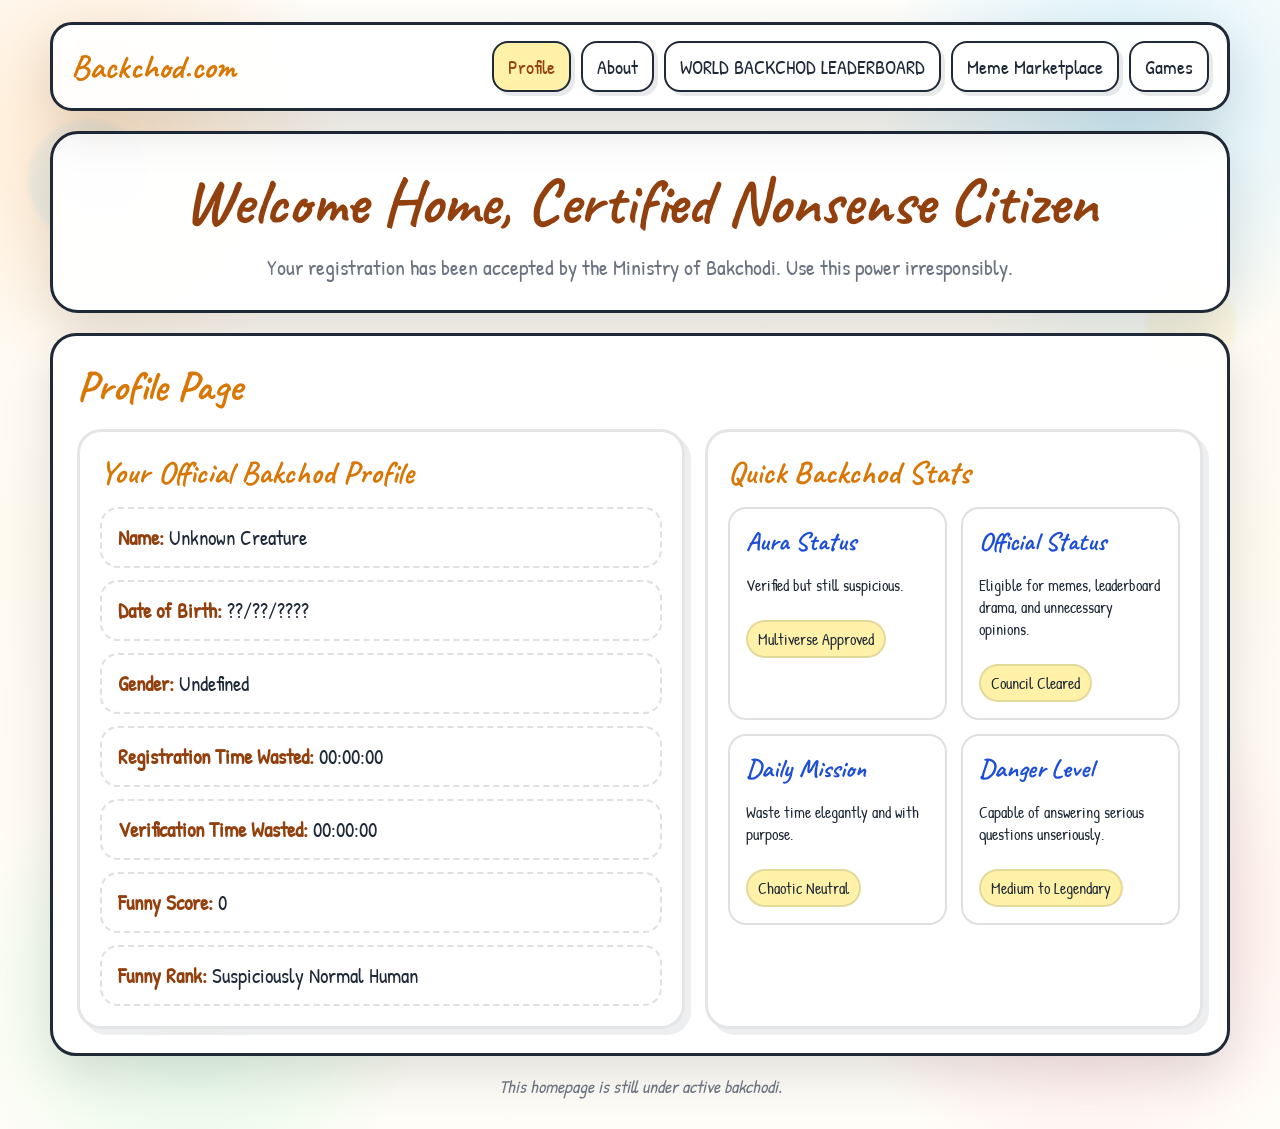
<file: home.html>
<!DOCTYPE html>
<html lang="en">
<head>
  <meta charset="UTF-8" />
  <meta name="viewport" content="width=device-width, initial-scale=1.0" />
  <title>Backchod Home</title>

  <link rel="preconnect" href="https://fonts.googleapis.com">
  <link rel="preconnect" href="https://fonts.gstatic.com" crossorigin>
  <link href="https://fonts.googleapis.com/css2?family=Caveat:wght@500;700&family=Patrick+Hand&display=swap" rel="stylesheet">

  <script async src="https://pagead2.googlesyndication.com/pagead/js/adsbygoogle.js?client=ca-pub-5440180307227003"
     crossorigin="anonymous"></script>
  <meta name="google-adsense-account" content="ca-pub-5440180307227003">

  <style>
    * {
      box-sizing: border-box;
    }

    :root {
      --paper: #fffdf8;
      --ink: #1f2937;
      --muted: #6b7280;
      --yellow: #ffd84d;
      --pink: #ff8fb1;
      --blue: #7dd3fc;
      --green: #86efac;
      --orange: #fdba74;
      --shadow: 0 18px 50px rgba(0, 0, 0, 0.12);
    }

    html {
      scroll-behavior: smooth;
    }

    body {
      margin: 0;
      color: var(--ink);
      font-family: "Patrick Hand", cursive;
      min-height: 100vh;
      padding: 22px;
      background:
        radial-gradient(circle at 8% 12%, rgba(253,186,116,0.35), transparent 16%),
        radial-gradient(circle at 88% 10%, rgba(125,211,252,0.35), transparent 17%),
        radial-gradient(circle at 15% 88%, rgba(134,239,172,0.28), transparent 16%),
        radial-gradient(circle at 85% 82%, rgba(255,143,177,0.28), transparent 18%),
        linear-gradient(180deg, #fffefb, #fffaf0 48%, #fffdf8);
      overflow-x: hidden;
      position: relative;
    }

    .paint-splash {
      position: fixed;
      border-radius: 50%;
      z-index: 0;
      pointer-events: none;
      filter: blur(2px);
      opacity: 0.45;
    }

    .s1 {
      width: 120px;
      height: 120px;
      top: 120px;
      left: 28px;
      background: rgba(125, 211, 252, 0.28);
    }

    .s2 {
      width: 90px;
      height: 90px;
      top: 280px;
      right: 44px;
      background: rgba(255, 216, 77, 0.24);
    }

    .s3 {
      width: 140px;
      height: 140px;
      bottom: 160px;
      right: 120px;
      background: rgba(134, 239, 172, 0.22);
    }

    .page {
      max-width: 1180px;
      margin: 0 auto;
      position: relative;
      z-index: 1;
    }

    .navbar {
      position: sticky;
      top: 12px;
      z-index: 20;
      display: flex;
      flex-wrap: wrap;
      gap: 12px;
      align-items: center;
      justify-content: space-between;
      background: rgba(255,255,255,0.94);
      border: 3px solid var(--ink);
      border-radius: 22px;
      box-shadow: var(--shadow);
      padding: 16px 18px;
      margin-bottom: 20px;
    }

    .brand {
      font-family: "Caveat", cursive;
      font-size: 34px;
      font-weight: 700;
      color: #d97706;
    }

    .nav-links {
      display: flex;
      flex-wrap: wrap;
      gap: 10px;
    }

    .nav-btn {
      text-decoration: none;
      color: var(--ink);
      background: #fff;
      border: 2px solid var(--ink);
      padding: 10px 14px;
      border-radius: 16px;
      font-size: 20px;
      box-shadow: 4px 4px 0 rgba(31,41,55,0.10);
      cursor: pointer;
      font-family: "Patrick Hand", cursive;
      transition: 0.18s ease;
    }

    .nav-btn:hover {
      transform: translateY(-2px) rotate(-1deg);
    }

    .nav-btn.active {
      background: #fff1a8;
      color: #92400e;
    }

    .hero {
      background: rgba(255,255,255,0.96);
      border: 3px solid var(--ink);
      border-radius: 28px;
      box-shadow: var(--shadow);
      padding: 28px;
      margin-bottom: 20px;
      text-align: center;
    }

    .hero h1 {
      margin: 0 0 10px 0;
      font-size: clamp(40px, 6vw, 64px);
      font-family: "Caveat", cursive;
      color: #92400e;
    }

    .hero p {
      margin: 0;
      font-size: 22px;
      color: var(--muted);
    }

    .screen {
      display: none;
      background: rgba(255,255,255,0.96);
      border: 3px solid var(--ink);
      border-radius: 26px;
      box-shadow: var(--shadow);
      padding: 24px;
      min-height: 70vh;
      animation: screenPop 0.25s ease;
    }

    .screen.active {
      display: block;
    }

    @keyframes screenPop {
      from {
        opacity: 0;
        transform: translateY(8px) scale(0.99);
      }
      to {
        opacity: 1;
        transform: translateY(0) scale(1);
      }
    }

    .screen h2 {
      margin: 0 0 16px 0;
      font-size: 42px;
      font-family: "Caveat", cursive;
      color: #d97706;
    }

    .grid {
      display: grid;
      grid-template-columns: 1.1fr 0.9fr;
      gap: 20px;
    }

    .card {
      background: #fff;
      border: 3px solid rgba(31,41,55,0.12);
      border-radius: 24px;
      box-shadow: 6px 6px 0 rgba(31,41,55,0.08);
      padding: 20px;
    }

    .card h3 {
      margin: 0 0 14px 0;
      font-size: 32px;
      font-family: "Caveat", cursive;
      color: #d97706;
    }

    .profile-list {
      display: grid;
      gap: 12px;
    }

    .profile-item {
      padding: 14px 16px;
      border: 2px dashed rgba(31,41,55,0.14);
      border-radius: 18px;
      background: #fff;
      font-size: 21px;
    }

    .profile-item strong {
      color: #92400e;
    }

    .mini-grid {
      display: grid;
      grid-template-columns: 1fr 1fr;
      gap: 14px;
    }

    .mini-box {
      background: #fff;
      border: 2px solid rgba(31,41,55,0.14);
      border-radius: 18px;
      padding: 16px;
      min-height: 130px;
    }

    .mini-box h4 {
      margin: 0 0 8px 0;
      font-size: 26px;
      font-family: "Caveat", cursive;
      color: #1d4ed8;
    }

    .leaderboard {
      display: grid;
      gap: 12px;
    }

    .leader-row {
      display: grid;
      grid-template-columns: 80px 1fr 160px;
      gap: 12px;
      align-items: center;
      padding: 14px 16px;
      border-radius: 18px;
      background: #fff;
      border: 2px dashed rgba(31,41,55,0.14);
      font-size: 20px;
    }

    .rank {
      font-family: "Caveat", cursive;
      font-size: 28px;
      color: #92400e;
    }

    .market-grid,
    .games-grid {
      display: grid;
      grid-template-columns: repeat(3, 1fr);
      gap: 14px;
    }

    .fun-card {
      background: #fff;
      border: 2px solid rgba(31,41,55,0.14);
      border-radius: 18px;
      padding: 16px;
      min-height: 160px;
    }

    .fun-card h3 {
      margin: 0 0 8px 0;
      font-size: 26px;
      font-family: "Caveat", cursive;
      color: #1d4ed8;
    }

    .tag {
      display: inline-block;
      margin-top: 8px;
      padding: 6px 10px;
      border-radius: 999px;
      background: #fff1a8;
      border: 2px solid rgba(31,41,55,0.12);
      font-size: 16px;
    }

    .about-box {
      background: #fff;
      border: 2px dashed rgba(31,41,55,0.14);
      border-radius: 20px;
      padding: 18px;
      font-size: 24px;
      line-height: 1.5;
    }

    .footer-note {
      text-align: center;
      color: var(--muted);
      font-size: 18px;
      font-style: italic;
      margin: 18px 0 8px;
    }

    .adult-lock-box {
      display: flex;
      align-items: center;
      justify-content: space-between;
      gap: 16px;
      background: #fff3cd;
      border: 2px dashed #92400e;
      padding: 16px;
      border-radius: 18px;
      margin-bottom: 14px;
    }

    .adult-lock-text {
      font-size: 20px;
      line-height: 1.4;
      color: #7c2d12;
    }

    .adult-placeholder {
      background: #fff;
      border: 2px dashed rgba(31,41,55,0.14);
      border-radius: 18px;
      padding: 18px;
      font-size: 20px;
      color: #6b7280;
      margin-bottom: 14px;
    }

    .adult-disclaimer-overlay {
      position: fixed;
      inset: 0;
      background: rgba(0,0,0,0.45);
      display: none;
      align-items: center;
      justify-content: center;
      padding: 20px;
      z-index: 999;
    }

    .adult-disclaimer-overlay.show {
      display: flex;
    }

    .adult-disclaimer-box {
      width: min(560px, 100%);
      background: #fffdf8;
      border: 3px solid var(--ink);
      border-radius: 24px;
      box-shadow: 0 24px 70px rgba(0,0,0,0.20);
      padding: 24px;
      animation: screenPop 0.25s ease;
    }

    .adult-disclaimer-box h3 {
      margin: 0 0 12px 0;
      font-size: 38px;
      font-family: "Caveat", cursive;
      color: #b91c1c;
    }

    .adult-disclaimer-box p {
      margin: 0 0 18px 0;
      font-size: 22px;
      line-height: 1.5;
      color: #374151;
    }

    .adult-disclaimer-actions {
      display: flex;
      gap: 12px;
      justify-content: flex-end;
      flex-wrap: wrap;
    }

    .adult-btn {
      border: 2px solid var(--ink);
      border-radius: 16px;
      padding: 10px 16px;
      cursor: pointer;
      font-family: "Patrick Hand", cursive;
      font-size: 20px;
      box-shadow: 4px 4px 0 rgba(31,41,55,0.10);
      background: #fff;
    }

    .adult-btn.confirm {
      background: #fecaca;
      color: #7f1d1d;
    }

    .adult-btn.cancel {
      background: #dbeafe;
      color: #1d4ed8;
    }

    .market-filter-bar {
      display: flex;
      flex-wrap: wrap;
      gap: 12px;
      margin-bottom: 18px;
      padding: 14px;
      background: #fff;
      border: 2px dashed rgba(31,41,55,0.14);
      border-radius: 18px;
    }

    .market-tab-check {
      display: inline-flex;
      align-items: center;
      gap: 8px;
      padding: 10px 14px;
      background: #fffdf8;
      border: 2px solid rgba(31,41,55,0.14);
      border-radius: 14px;
      cursor: pointer;
      font-size: 20px;
      user-select: none;
    }

    .market-tab-check input {
      transform: scale(1.15);
      margin: 0;
    }

    .market-tab-check span {
      display: inline-block;
    }

    .adult-market-check {
      background: #fff3cd;
    }

    .market-subscreen {
      display: none;
      margin-top: 10px;
    }

    .market-subscreen.active {
      display: block;
      animation: screenPop 0.22s ease;
    }

    .game-card {
      display: flex;
      flex-direction: column;
      justify-content: space-between;
      padding: 22px;
    }

    .play-btn {
      margin-top: 16px;
      align-self: flex-start;
      background: #fde68a;
      border: 2px solid #111;
      border-radius: 16px;
      padding: 10px 20px;
      font-size: 18px;
      font-family: "Patrick Hand", cursive;
      cursor: pointer;
      box-shadow: 4px 4px 0 rgba(0,0,0,0.15);
      transition: 0.2s ease;
    }

    .play-btn:hover {
      transform: translateY(-2px) rotate(-1deg);
      background: #fcd34d;
    }

    .play-btn:active {
      transform: scale(0.95);
      box-shadow: 2px 2px 0 rgba(0,0,0,0.2);
    }

    .market-card-image {
      width: 100%;
      height: 140px;
      object-fit: contain;
      margin-bottom: 10px;
      border-radius: 12px;
      background: #fffefb;
      border: 1px dashed rgba(31,41,55,0.12);
      padding: 6px;
    }

    .market-download-btn {
  width: 100%;
  margin-top: 10px;

  background: #fde68a; /* same yellow as Play button */
  border: 2px solid var(--ink);
  border-radius: 16px;

  padding: 10px 16px;
  font-size: 18px;
  font-family: "Patrick Hand", cursive;

  cursor: pointer;
  box-shadow: 4px 4px 0 rgba(0,0,0,0.15);

  transition: 0.2s ease;
}

/* hover = playful tilt */
.market-download-btn:hover {
  transform: translateY(-2px) rotate(-1deg);
  background: #fcd34d;
}

/* click press effect */
.market-download-btn:active {
  transform: scale(0.95);
  box-shadow: 2px 2px 0 rgba(0,0,0,0.2);
}

    @media (max-width: 900px) {
      .grid,
      .market-grid,
      .games-grid,
      .mini-grid {
        grid-template-columns: 1fr;
      }

      .leader-row {
        grid-template-columns: 70px 1fr;
      }

      .leader-row div:last-child {
        grid-column: 1 / -1;
      }

      .navbar {
        flex-direction: column;
        align-items: flex-start;
      }

      .nav-links {
        width: 100%;
      }

      .nav-btn {
        flex: 1 1 auto;
      }

      .screen {
        min-height: auto;
      }
    }

    







.whatsapp-popup-overlay {
  position: fixed;
  inset: 0;
  background: rgba(0,0,0,0.42);
  display: none;
  align-items: center;
  justify-content: center;
  padding: 20px;
  z-index: 1200;
}

.whatsapp-popup-overlay.show {
  display: flex;
}

.whatsapp-popup-box {
  width: min(540px, 100%);
  background: #fffdf8;
  border: 3px solid var(--ink);
  border-radius: 24px;
  box-shadow: 0 24px 70px rgba(0,0,0,0.20);
  padding: 24px;
  animation: screenPop 0.22s ease;
}

.whatsapp-popup-box h3 {
  margin: 0 0 12px 0;
  font-size: 40px;
  font-family: "Caveat", cursive;
  color: #16a34a;
}

.whatsapp-popup-box p {
  margin: 0 0 18px 0;
  font-size: 22px;
  line-height: 1.55;
  color: #374151;
}

.whatsapp-popup-actions {
  display: flex;
  justify-content: flex-end;
  gap: 12px;
  flex-wrap: wrap;
}

.whatsapp-popup-btn {
  border: 2px solid var(--ink);
  border-radius: 16px;
  padding: 10px 16px;
  cursor: pointer;
  font-family: "Patrick Hand", cursive;
  font-size: 20px;
  box-shadow: 4px 4px 0 rgba(31,41,55,0.10);
  background: #fff;
}

.whatsapp-popup-btn.primary {
  background: #dcfce7;
  color: #166534;
}

.whatsapp-popup-btn.secondary {
  background: #dbeafe;
  color: #1d4ed8;
}
  </style>
</head>
<body>
  <div class="paint-splash s1"></div>
  <div class="paint-splash s2"></div>
  <div class="paint-splash s3"></div>

  <div class="page">
    <nav class="navbar">
      <div class="brand">Backchod.com</div>
      <div class="nav-links">
        <button class="nav-btn active" data-screen="profileScreen">Profile</button>
        <button class="nav-btn" data-screen="aboutScreen">About</button>
        <button class="nav-btn" data-screen="leaderboardScreen">WORLD BACKCHOD LEADERBOARD</button>
        <button class="nav-btn" data-screen="marketplaceScreen">Meme Marketplace</button>
        <button class="nav-btn" data-screen="gamesScreen">Games</button>
      </div>
    </nav>

    <section class="hero">
      <h1>Welcome Home, Certified Nonsense Citizen</h1>
      <p>Your registration has been accepted by the Ministry of Bakchodi. Use this power irresponsibly.</p>
    </section>

    <section class="screen active" id="profileScreen">
      <h2>Profile Page</h2>
      <div class="grid">
        <section class="card">
          <h3>Your Official Bakchod Profile</h3>
          <div class="profile-list">
            <div class="profile-item"><strong>Name:</strong> <span id="profileName">Unknown Creature</span></div>
            <div class="profile-item"><strong>Date of Birth:</strong> <span id="profileDob">??/??/????</span></div>
            <div class="profile-item"><strong>Gender:</strong> <span id="profileGender">Undefined</span></div>
            <div class="profile-item"><strong>Registration Time Wasted:</strong> <span id="profileRegTime">00:00:00</span></div>
            <div class="profile-item"><strong>Verification Time Wasted:</strong> <span id="profileVerifyTime">00:00:00</span></div>
            <div class="profile-item"><strong>Funny Score:</strong> <span id="profileFunnyScore">0</span></div>
            <div class="profile-item"><strong>Funny Rank:</strong> <span id="profileFunnyRank">Suspiciously Normal Human</span></div>
          </div>
        </section>

        <section class="card">
          <h3>Quick Backchod Stats</h3>
          <div class="mini-grid">
            <div class="mini-box">
              <h4>Aura Status</h4>
              <p>Verified but still suspicious.</p>
              <span class="tag">Multiverse Approved</span>
            </div>
            <div class="mini-box">
              <h4>Official Status</h4>
              <p>Eligible for memes, leaderboard drama, and unnecessary opinions.</p>
              <span class="tag">Council Cleared</span>
            </div>
            <div class="mini-box">
              <h4>Daily Mission</h4>
              <p>Waste time elegantly and with purpose.</p>
              <span class="tag">Chaotic Neutral</span>
            </div>
            <div class="mini-box">
              <h4>Danger Level</h4>
              <p>Capable of answering serious questions unseriously.</p>
              <span class="tag">Medium to Legendary</span>
            </div>
          </div>
        </section>
      </div>
    </section>

    <section class="screen" id="aboutScreen">
      <h2>About</h2>
      <div class="about-box">
        Backchod.com is a completely unnecessary digital institution dedicated to pointless registration,
        absurd verification, fake seriousness, advanced time wasting, and global nonsense diplomacy.
        <br><br>
        We stand for:
        <br>• emotional confusion
        <br>• unnecessary forms
        <br>• premium bakchodi
        <br>• international meme cooperation
      </div>
    </section>

    <section class="screen" id="leaderboardScreen">
      <h2>WORLD BACKCHOD LEADERBOARD</h2>
      <div class="leaderboard">
        <div class="leader-row">
          <div class="rank">#1</div>
          <div>Commander of Unnecessary Opinions</div>
          <div>Score: 9999</div>
        </div>
        <div class="leader-row">
          <div class="rank">#2</div>
          <div>Global Meme Ambassador</div>
          <div>Score: 8420</div>
        </div>
        <div class="leader-row">
          <div class="rank">#3</div>
          <div id="currentUserBoardName">You (probably)</div>
          <div id="currentUserBoardScore">Score: 0</div>
        </div>
        <div class="leader-row">
          <div class="rank">#4</div>
          <div>Minister of Suspicious Vibes</div>
          <div>Score: 6880</div>
        </div>
      </div>
    </section>

    <section class="screen" id="marketplaceScreen">
      <h2>Meme Marketplace</h2>

      <div class="market-filter-bar" id="marketFilterBar">
        <!-- dynamic category toggles -->
      </div>

      <div id="adultLockedMessage" class="adult-placeholder" style="display:none;">
        Adult stickers are hidden. Tick the adult tab to request irresponsible access.
      </div>

      <div id="marketPanelsWrap">
        <!-- dynamic category panels -->
      </div>
    </section>

    <section class="screen" id="gamesScreen">
      <h2>Games</h2>
      <div class="games-grid">
        <div class="fun-card">
          <h3>Guess the Aura</h3>
          <p>Identify suspicious people using zero evidence and full confidence.</p>
          <span class="tag">Soon</span>
        </div>

        <div class="fun-card game-card">
          <h3>🎮 Captcha Revenge</h3>
          <p>Face 900 fake captchas and survive emotionally.</p>
          <button class="play-btn" onclick="openCaptchaGame()">▶ Play Now</button>
        </div>

        <div class="fun-card game-card" onclick="window.open('games/pak-runner/index.html', '_blank')">
          <h3>🗣️ Pak Runner</h3>
          <p>Run using only pak-powered voice control.</p>
          <button class="play-btn" type="button">▶ Play Now</button>
        </div>

        <div class="fun-card">
          <h3>Leaderboard War</h3>
          <p>Compete globally in advanced nonsense metrics.</p>
          <span class="tag">Beta</span>
        </div>
      </div>
    </section>

    <div class="footer-note">
      This homepage is still under active bakchodi.
    </div>
  </div>

  <div class="adult-disclaimer-overlay" id="adultDisclaimerOverlay">
    <div class="adult-disclaimer-box">
      <h3>Adult Meme Disclaimer</h3>
      <p>
        These stickers are too adult.<br>
        If you still say “hehe” instead of “lol”, retreat now.<br><br>
        By continuing, you confirm that:
        <br>• you opened this with full bakchod intent
        <br>• you will not act shocked later
        <br>• Ministry is not responsible for emotional, social, or romantic damage
      </p>

      <div class="adult-disclaimer-actions">
        <button class="adult-btn cancel" id="adultCancelBtn">Retreat with dignity</button>
        <button class="adult-btn confirm" id="adultConfirmBtn">I accept the chaos</button>
      </div>
    </div>
  </div>


  <div class="whatsapp-popup-overlay" id="whatsappPopupOverlay">
  <div class="whatsapp-popup-box">
    <h3>Add to WhatsApp? 👀</h3>
    <p id="whatsappPopupMessage">
      Ohooo... direct WhatsApp import chahiye?<br><br>
      App abhi under construction hai.<br>
      Ministry ke engineers chai break pe hain.<br><br>
      <strong>App Coming Soon.</strong>
    </p>

    <div class="whatsapp-popup-actions">
      <button class="whatsapp-popup-btn secondary" id="whatsappPopupCloseBtn">Thik hai, wait karunga</button>
      <button class="whatsapp-popup-btn primary" id="whatsappPopupStoreBtn">Play Store pe le chalo</button>
    </div>
  </div>
</div>

  <!-- Google tag (gtag.js) -->
  <script async src="https://www.googletagmanager.com/gtag/js?id=G-4QYVGGG0F1"></script>
  <script>
    window.dataLayer = window.dataLayer || [];
    function gtag(){dataLayer.push(arguments);}
    gtag('js', new Date());
    gtag('config', 'G-4QYVGGG0F1');
  </script>

  <script>
    function openCaptchaGame() {
      window.open(
        "games/captcha-revenge.html",
        "captchaGame",
        "width=500,height=700,top=100,left=200"
      );
    }
  </script>

  <script>
    const name = localStorage.getItem("bc_name") || "Unknown Creature";
    const dob = localStorage.getItem("bc_dob") || "??/??/????";
    const gender = localStorage.getItem("bc_gender") || "Undefined";
    const regTime = localStorage.getItem("bc_time_wasted") || "00:00:00";
    const verifyTime = localStorage.getItem("bc_verify_time_wasted") || "00:00:00";
    const funnyScore = localStorage.getItem("bc_funny_score") || "0";
    const funnyRank = localStorage.getItem("bc_funny_rank") || "Suspiciously Normal Human";

    document.getElementById("profileName").textContent = name;
    document.getElementById("profileDob").textContent = dob;
    document.getElementById("profileGender").textContent = gender;
    document.getElementById("profileRegTime").textContent = regTime;
    document.getElementById("profileVerifyTime").textContent = verifyTime;
    document.getElementById("profileFunnyScore").textContent = funnyScore;
    document.getElementById("profileFunnyRank").textContent = funnyRank;
    document.getElementById("currentUserBoardName").textContent = `${name} (probably)`;
    document.getElementById("currentUserBoardScore").textContent = `Score: ${funnyScore}`;



    const navButtons = document.querySelectorAll(".nav-btn");
    const screens = document.querySelectorAll(".screen");

    navButtons.forEach((btn) => {
      btn.addEventListener("click", () => {
        const target = btn.dataset.screen;

        navButtons.forEach((b) => b.classList.remove("active"));
        btn.classList.add("active");

        screens.forEach((screen) => screen.classList.remove("active"));
        document.getElementById(target).classList.add("active");

        window.scrollTo({ top: 0, behavior: "smooth" });
      });
    });

    const adultLockedMessage = document.getElementById("adultLockedMessage");
    const adultDisclaimerOverlay = document.getElementById("adultDisclaimerOverlay");
    const adultConfirmBtn = document.getElementById("adultConfirmBtn");
    const adultCancelBtn = document.getElementById("adultCancelBtn");
    const marketFilterBar = document.getElementById("marketFilterBar");
    const marketPanelsWrap = document.getElementById("marketPanelsWrap");

    let adultAccessApproved = false;
    let pendingAdultToggle = null;

    const PLAY_STORE_URL = "#"; // later replace with your real Play Store link

const whatsappPopupOverlay = document.getElementById("whatsappPopupOverlay");
const whatsappPopupMessage = document.getElementById("whatsappPopupMessage");
const whatsappPopupCloseBtn = document.getElementById("whatsappPopupCloseBtn");
const whatsappPopupStoreBtn = document.getElementById("whatsappPopupStoreBtn");

function openWhatsappPopup(message) {
  whatsappPopupMessage.innerHTML = message;
  whatsappPopupOverlay.classList.add("show");
}

function closeWhatsappPopup() {
  whatsappPopupOverlay.classList.remove("show");
}

function handleAddToWhatsapp(path, category, fileName) {
  const funnyMessages = [
    `Arre wah, <strong>${fileName}</strong> seedha WhatsApp mein daalna hai?<br><br>
     Hamara sticker app abhi cooker mein pak raha hai.<br>
     Developer ne bola: “bas 2 din aur”, aur woh 11th time bola hai.<br><br>
     <strong>App Coming Soon. Tab tak patience install karo.</strong>`,

    `Oho, premium laziness detected.<br><br>
     Download karke manually import karna aapke royal standards ke neeche hai, samajh gaye.<br>
     Isliye app bana rahe hain.<br><br>
     <strong>App Coming Soon. Thoda sa aur bakchod wait karo.</strong>`,

    `WhatsApp import button dabaya gaya hai with full confidence.<br><br>
     Lekin app abhi Play Store ke darwaze pe chappal pehen raha hai.<br>
     Abhi andar nahi gaya hai.<br><br>
     <strong>App Coming Soon. Ministry regrets the drama.</strong>`
  ];

  const message = funnyMessages[Math.floor(Math.random() * funnyMessages.length)];
  openWhatsappPopup(message);
}

whatsappPopupCloseBtn.addEventListener("click", closeWhatsappPopup);

whatsappPopupStoreBtn.addEventListener("click", () => {
  if (PLAY_STORE_URL === "#") {
    openWhatsappPopup(`
      Play Store link abhi tak paida nahi hua hai 😔<br><br>
      App Coming Soon.<br>
      Tab tak website pe memes dekh ke apni aatma strong rakho.
    `);
    return;
  }

  window.open(PLAY_STORE_URL, "_blank");
});

whatsappPopupOverlay.addEventListener("click", (e) => {
  if (e.target === whatsappPopupOverlay) {
    closeWhatsappPopup();
  }
});

    function prettifyCategoryName(category) {
      return category
        .replace(/-/g, " ")
        .replace(/\b\w/g, ch => ch.toUpperCase());
    }

    function isAdultCategory(category) {
      const key = category.toLowerCase();
      return key.includes("adult") && !key.includes("nonadult");
    }

    function getCategoryEmoji(category) {
      const key = category.toLowerCase();

      if (key.includes("adult")) return "🔞";
      if (key.includes("cutie")) return "💖";
      if (key.includes("baatchit")) return "🗣️";
      if (key.includes("festival")) return "🎉";
      if (key.includes("pubg")) return "🎮";
      if (key.includes("nonadult")) return "😂";
      return "✨";
    }

    function makePanelId(category) {
      return `panel-${category.replace(/[^a-zA-Z0-9_-]/g, "_")}`;
    }

    function renderCategory(files, container, category) {
      container.innerHTML = "";

      files.forEach(file => {
        const path = `memesection/${category}/${file}`;

        const card = document.createElement("div");
        card.className = "fun-card";

        card.innerHTML = `
          <img src="${path}" class="market-card-image" alt="${file}">
          <button class="market-download-btn" onclick="handleAddToWhatsapp('${path}', '${category}', '${file.replace(/'/g, "\\'")}')">
            Add to WhatsApp
          </button>
        `;

        container.appendChild(card);
      });
    }

    

    function updateMarketplacePanels() {
      const toggles = document.querySelectorAll(".market-toggle");
      let showAdultWarning = false;

      toggles.forEach(toggle => {
        const panel = document.getElementById(toggle.dataset.target);
        if (!panel) return;

        const category = toggle.dataset.category || "";
        const adult = isAdultCategory(category);

        if (adult) {
          if (toggle.checked && adultAccessApproved) {
            panel.classList.add("active");
          } else {
            panel.classList.remove("active");
          }

          if (toggle.checked && !adultAccessApproved) {
            showAdultWarning = true;
          }
        } else {
          if (toggle.checked) {
            panel.classList.add("active");
          } else {
            panel.classList.remove("active");
          }
        }
      });

      adultLockedMessage.style.display = showAdultWarning ? "block" : "none";
    }

    function buildMarketplace(data) {
      marketFilterBar.innerHTML = "";
      marketPanelsWrap.innerHTML = "";

      Object.entries(data).forEach(([category, files]) => {
        const adult = isAdultCategory(category);
        const panelId = makePanelId(category);
        const emoji = getCategoryEmoji(category);
        const prettyName = prettifyCategoryName(category);

        const label = document.createElement("label");
        label.className = `market-tab-check${adult ? " adult-market-check" : ""}`;
        label.innerHTML = `
          <input
            type="checkbox"
            class="market-toggle"
            data-target="${panelId}"
            data-category="${category}"
            ${adult ? "" : "checked"}
          >
          <span>${emoji} ${prettyName}</span>
        `;
        marketFilterBar.appendChild(label);

        const panel = document.createElement("div");
        panel.className = `market-subscreen${adult ? "" : " active"}`;
        panel.id = panelId;

        panel.innerHTML = `
          ${adult ? `
            <div class="adult-lock-box">
              <div class="adult-lock-text">
                <strong>Adult Sticker Vault</strong><br>
                You unlocked this with full bakchod intent. Proceed carefully.
              </div>
            </div>
          ` : ""}
          <h3>${emoji} ${prettyName}</h3>
          <div class="market-grid"></div>
        `;

        const grid = panel.querySelector(".market-grid");
        renderCategory(files || [], grid, category);

        marketPanelsWrap.appendChild(panel);
      });

      const toggles = document.querySelectorAll(".market-toggle");

      toggles.forEach(toggle => {
        toggle.addEventListener("change", () => {
          const category = toggle.dataset.category || "";
          const adult = isAdultCategory(category);

          if (adult && toggle.checked && !adultAccessApproved) {
            pendingAdultToggle = toggle;
            adultDisclaimerOverlay.classList.add("show");
            adultLockedMessage.style.display = "block";
            return;
          }

          if (adult && !toggle.checked) {
            updateMarketplacePanels();
            return;
          }

          updateMarketplacePanels();
        });
      });

      updateMarketplacePanels();
    }

    async function loadStickers() {
      try {
        const res = await fetch("stickers.json");
        const data = await res.json();
        buildMarketplace(data);
      } catch (err) {
        marketPanelsWrap.innerHTML = `
          <div class="adult-placeholder">
            Failed to load sticker categories. Ministry blames network vibes.
          </div>
        `;
        console.error("Failed to load stickers.json", err);
      }
    }

    adultConfirmBtn.addEventListener("click", () => {
      adultAccessApproved = true;
      adultDisclaimerOverlay.classList.remove("show");

      if (pendingAdultToggle) {
        pendingAdultToggle.checked = true;
      }

      updateMarketplacePanels();
      pendingAdultToggle = null;
    });

    adultCancelBtn.addEventListener("click", () => {
      adultDisclaimerOverlay.classList.remove("show");

      if (pendingAdultToggle) {
        pendingAdultToggle.checked = false;
      }

      adultAccessApproved = false;
      updateMarketplacePanels();
      pendingAdultToggle = null;
    });

    adultDisclaimerOverlay.addEventListener("click", (e) => {
      if (e.target === adultDisclaimerOverlay) {
        adultDisclaimerOverlay.classList.remove("show");

        if (pendingAdultToggle) {
          pendingAdultToggle.checked = false;
        }

        adultAccessApproved = false;
        updateMarketplacePanels();
        pendingAdultToggle = null;
      }
    });

    loadStickers();
  </script>
</body>
</html>
</file>
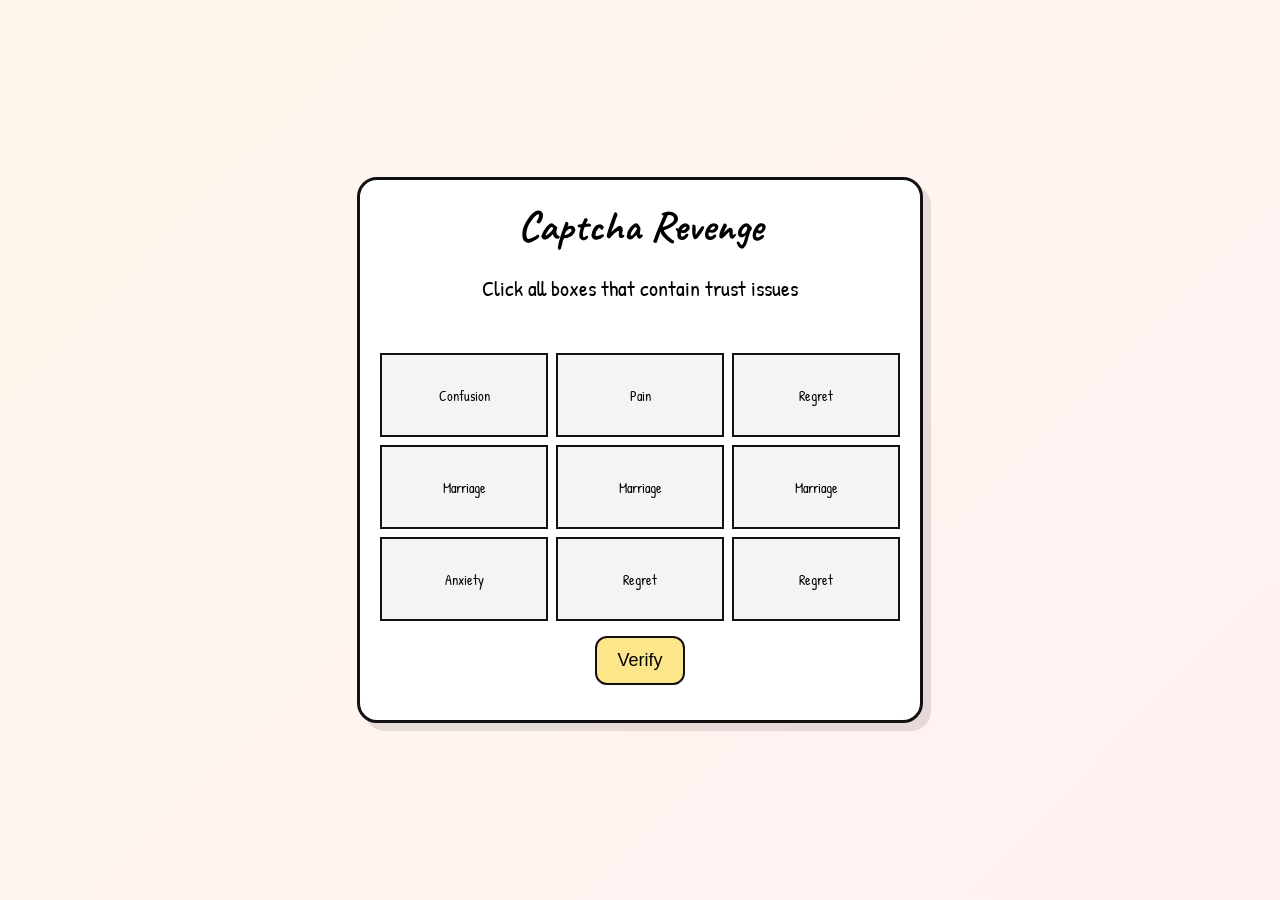
<file: games/captcha-revenge.html>
<!DOCTYPE html>
<html lang="en">
<head>
<meta charset="UTF-8">
<meta name="viewport" content="width=device-width, initial-scale=1.0">
<title>Captcha Revenge</title>

<link href="https://fonts.googleapis.com/css2?family=Caveat:wght@700&family=Patrick+Hand&display=swap" rel="stylesheet">

<style>
body {
  margin: 0;
  font-family: "Patrick Hand", cursive;
  background: linear-gradient(135deg, #fff7ed, #fff1f2);
  display: flex;
  align-items: center;
  justify-content: center;
  height: 100vh;
}

.game-container {
  width: 95%;
  max-width: 520px;
  background: white;
  border: 3px solid #111;
  border-radius: 20px;
  padding: 20px;
  text-align: center;
  box-shadow: 8px 8px 0 rgba(0,0,0,0.1);
}

h1 {
  font-family: "Caveat", cursive;
  font-size: 42px;
  margin: 0 0 10px;
}

.question {
  font-size: 22px;
  margin: 20px 0;
  min-height: 60px;
}

.grid {
  display: grid;
  grid-template-columns: repeat(3, 1fr);
  gap: 8px;
}

.box {
  background: #f3f4f6;
  border: 2px solid #111;
  height: 80px;
  display: flex;
  align-items: center;
  justify-content: center;
  cursor: pointer;
  font-size: 14px;
  text-align: center;
}

.box.selected {
  background: #86efac;
}

button {
  margin-top: 15px;
  padding: 12px 20px;
  border-radius: 12px;
  border: 2px solid #111;
  background: #fde68a;
  cursor: pointer;
  font-size: 18px;
}

.result {
  margin-top: 15px;
  font-weight: bold;
  font-size: 18px;
}

.hidden {
  display: none;
}
</style>
</head>

<body>

<div class="game-container">
  <h1>Captcha Revenge</h1>

  <div class="question" id="questionText"></div>

  <div class="grid" id="grid"></div>

  <button onclick="submitCaptcha()">Verify</button>

  <div class="result" id="resultText"></div>

  <button id="nextBtn" class="hidden" onclick="nextRound()">Next Captcha</button>
</div>

<script>
const questions = [
  "Select all images with emotional damage",
  "Click all boxes that contain trust issues",
  "Identify squares with government job energy",
  "Select all images where life went wrong",
  "Find all boxes containing overthinking",
  "Select all squares that scream 'bhai kya kar raha hai life me'"
];

const words = [
  "Pain", "Regret", "Confusion", "Tax", "Relatives",
  "Job", "Marriage", "Monday", "Anxiety"
];

let currentQuestion = 0;

function generateGrid() {
  const grid = document.getElementById("grid");
  grid.innerHTML = "";

  for (let i = 0; i < 9; i++) {
    const box = document.createElement("div");
    box.className = "box";
    box.textContent = words[Math.floor(Math.random() * words.length)];

    box.onclick = () => {
      box.classList.toggle("selected");
    };

    grid.appendChild(box);
  }
}

function loadQuestion() {
  const q = questions[Math.floor(Math.random() * questions.length)];
  document.getElementById("questionText").textContent = q;
}

function submitCaptcha() {
  const result = document.getElementById("resultText");

  const responses = [
    "Wrong. You missed the obvious pain.",
    "Incorrect. Even AI is disappointed.",
    "Verification failed. Try being smarter.",
    "Access denied. Emotional damage detected.",
    "You selected incorrectly. Life continues.",
    "Wrong answer. Restart your existence."
  ];

  result.textContent = responses[Math.floor(Math.random() * responses.length)];

  document.getElementById("nextBtn").classList.remove("hidden");
}

function nextRound() {
  document.getElementById("resultText").textContent = "";
  document.getElementById("nextBtn").classList.add("hidden");
  generateGrid();
  loadQuestion();
}

generateGrid();
loadQuestion();
</script>

</body>
</html>
</file>
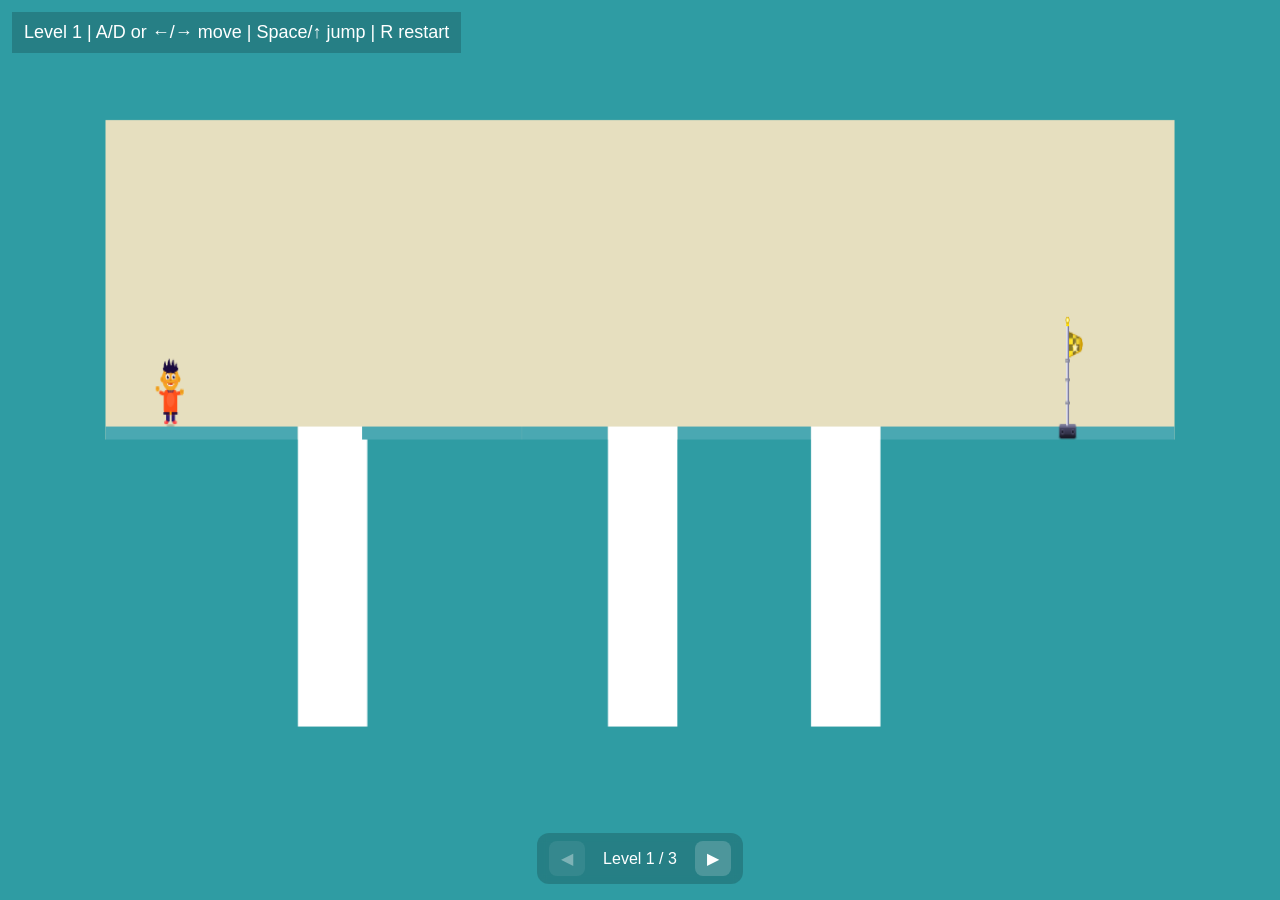
<file: games/splotch/engine.html>
<!DOCTYPE html>
<html lang="en">
<head>
  <meta charset="UTF-8" />
  <meta name="viewport" content="width=device-width, initial-scale=1.0" />
  <title>Backchod Splotch</title>
  <meta http-equiv="Cache-Control" content="no-store, no-cache, must-revalidate, max-age=0">
  <meta http-equiv="Pragma" content="no-cache">
  <meta http-equiv="Expires" content="0">
  <style>
    html,body{margin:0;width:100%;height:100%;overflow:hidden;background:#2f9ca3;font-family:Arial,sans-serif}
    canvas{display:block;width:100vw;height:100vh;background:#2f9ca3}
    #msg{position:fixed;left:12px;top:12px;padding:10px 12px;background:rgba(0,0,0,.18);color:#fff;font-size:18px;z-index:10}
    #error{position:fixed;left:12px;top:58px;max-width:720px;padding:10px 12px;background:rgba(120,0,0,.85);color:#fff;font-size:16px;z-index:10;display:none;white-space:pre-wrap}
    #levelNav{
      position:fixed; left:50%; bottom:16px; transform:translateX(-50%);
      display:flex; align-items:center; gap:10px; z-index:20;
      background:rgba(0,0,0,.18); color:#fff; padding:8px 12px; border-radius:12px;
      backdrop-filter: blur(4px);
    }
    #levelNav button{
      border:none; background:rgba(255,255,255,.18); color:#fff; cursor:pointer;
      padding:8px 12px; border-radius:8px; font-size:16px;
    }
    #levelNav button:disabled{opacity:.4; cursor:not-allowed}
    #levelLabel{min-width:90px; text-align:center; font-size:16px}
  </style>
</head>
<body>
<div id="msg">Loading...</div>
<div id="error"></div>
<div id="levelNav">
  <button id="prevLevelBtn" type="button">◀</button>
  <div id="levelLabel">Level</div>
  <button id="nextLevelBtn" type="button">▶</button>
</div>
<canvas id="game" width="1365" height="690"></canvas>
<script>
(async function () {
  const canvas = document.getElementById('game');
  const ctx = canvas.getContext('2d');
  const msg = document.getElementById('msg');
  const err = document.getElementById('error');
  const prevLevelBtn = document.getElementById('prevLevelBtn');
  const nextLevelBtn = document.getElementById('nextLevelBtn');
  const levelLabel = document.getElementById('levelLabel');

  const CACHE_BUST = Date.now().toString();

  if ('serviceWorker' in navigator) {
    navigator.serviceWorker.getRegistrations().then(regs => regs.forEach(r => r.unregister())).catch(() => {});
  }
  if ('caches' in window) {
    caches.keys().then(keys => keys.forEach(k => caches.delete(k))).catch(() => {});
  }

  function noStoreFetch(url){
    const sep = url.includes('?') ? '&' : '?';
    return fetch(url + sep + '_v=' + CACHE_BUST, {
      cache: 'no-store',
      headers: {
        'Cache-Control': 'no-store, no-cache, max-age=0',
        'Pragma': 'no-cache'
      }
    });
  }

  const W = 1365, H = 690;
  canvas.width = W; canvas.height = H;

  const room = { x:(W - 1140)/2, y:92, w:1140, h:245 };
  const floorBottomY = room.y + room.h;
  const floorH = 10;
  const floorTopY = floorBottomY - floorH;
  const holeDepth = 230;

  const playerImg = new Image(); playerImg.src = 'assets/images/player.png?_v=' + CACHE_BUST;
  const spikeImg = new Image(); spikeImg.src = 'assets/images/spike.png?_v=' + CACHE_BUST;
  const flagImg  = new Image(); flagImg.src  = 'assets/images/flag.png?_v=' + CACHE_BUST;

  const keys = { left:false, right:false, jump:false, restart:false };
  window.addEventListener('keydown', (e) => {
    const c = e.code || e.key;
    if (c==='ArrowLeft'||c==='KeyA') keys.left = true;
    if (c==='ArrowRight'||c==='KeyD') keys.right = true;
    if (c==='ArrowUp'||c==='Space') keys.jump = true;
    if (c==='KeyR') keys.restart = true;
    if (['ArrowLeft','ArrowRight','ArrowUp','Space','KeyA','KeyD','KeyR'].includes(c)) e.preventDefault();
  }, {passive:false});
  window.addEventListener('keyup', (e) => {
    const c = e.code || e.key;
    if (c==='ArrowLeft'||c==='KeyA') keys.left = false;
    if (c==='ArrowRight'||c==='KeyD') keys.right = false;
    if (c==='ArrowUp'||c==='Space') keys.jump = false;
    if (c==='KeyR') keys.restart = false;
  }, {passive:false});

  function pxFactor(f){ return room.x + room.w * f; }
  function feetY(){ return player.y + player.h; }
  function centerX(){ return player.x + player.w/2; }
  function rectsOverlap(a,b){ return a.x < b.x+b.w && a.x+a.w > b.x && a.y < b.y+b.h && a.y+a.h > b.y; }
  function showError(text){ err.style.display = 'block'; err.textContent = String(text); console.error(text); }

  function drawRepeatedSpikes(x,y,w,h,upsideDown=false){
    const count = Math.max(1, Math.floor(w/28));
    for(let i=0;i<count;i++){
      const dx = x + i*(w/count);
      if (spikeImg.complete && spikeImg.naturalWidth > 0) {
        ctx.save();
        if (upsideDown) {
          ctx.translate(dx + (w/count)/2, y+h);
          ctx.scale(1, -1);
          ctx.drawImage(spikeImg, -(w/count)/2, 0, w/count, h);
        } else {
          ctx.drawImage(spikeImg, dx, y, w/count, h);
        }
        ctx.restore();
      } else {
        ctx.fillStyle = '#111';
        ctx.fillRect(dx, y, w/count, h);
      }
    }
  }

  let player = null;
  function resetPlayer(spawnX){
    player = {w:18,h:24,x:spawnX - 9,y:floorTopY - 24,vx:0,vy:0,flip:false,jumpLock:false,dead:false,deathTimer:0,onSurface:null};
  }

  function drawPlayer(){
    if (!player) return;
    if (playerImg.complete && playerImg.naturalWidth > 0) {
      const drawX = player.x - 6, drawY = player.y - 28, dw = 30, dh = 52;
      ctx.save();
      if (player.flip) {
        ctx.translate(drawX + dw/2, 0);
        ctx.scale(-1, 1);
        ctx.drawImage(playerImg, 219, 80, 228, 397, -dw/2, drawY, dw, dh);
      } else {
        ctx.drawImage(playerImg, 219, 80, 228, 397, drawX, drawY, dw, dh);
      }
      ctx.restore();
    } else {
      ctx.fillStyle = '#7a31ff';
      ctx.fillRect(player.x, player.y - 28, 30, 52);
    }
  }

  function killPlayer(){ if (!player || player.dead || levelComplete) return; player.dead = true; player.deathTimer = 34; player.vx = 0; player.vy = 7; }
  function completeLevel(){ if (!levelComplete) { levelComplete = true; levelTimer = 75; } }

  function makeGroundSpikeBand(cfg){
    return {
      x: pxFactor(cfg.xFactor), y: floorTopY - 26, w: cfg.w, h: 26,
      bandStart: pxFactor(cfg.bandStartFactor), bandEnd: pxFactor(cfg.bandEndFactor), active:false,
      reset(){ this.active = false; },
      update(){ const cx = centerX(); this.active = cx >= this.bandStart && cx <= this.bandEnd; },
      hitboxes(){ return this.active ? [{x:this.x,y:this.y,w:this.w,h:this.h}] : []; },
      surfaces(){ return []; }, holeRects(){ return []; }, armIfStandingOn(){}, solidCollide(){},
      draw(){ if (this.active) drawRepeatedSpikes(this.x, this.y, this.w, this.h, false); }
    };
  }

  function makeRoofSpikeBand(cfg){
    return {
      x: pxFactor(cfg.xFactor), y: room.y, w: cfg.w || 42, h:0, maxH: cfg.maxH || 120,
      bandStart: pxFactor(cfg.bandStartFactor), bandEnd: pxFactor(cfg.bandEndFactor), active:false,
      reset(){ this.h = 0; this.active = false; },
      update(){
        const cx = centerX();
        this.active = cx >= this.bandStart && cx <= this.bandEnd;
        if (this.active && this.h < this.maxH) this.h += 8;
        if (!this.active && this.h > 0) this.h -= 8;
        if (this.h < 0) this.h = 0;
      },
      hitboxes(){ return this.h > 0 ? [{x:this.x,y:this.y,w:this.w,h:this.h}] : []; },
      surfaces(){ return []; }, holeRects(){ return []; }, armIfStandingOn(){}, solidCollide(){},
      draw(){ if (this.h > 0) drawRepeatedSpikes(this.x, this.y, this.w, this.h, true); }
    };
  }

  function makeFloorTrap(cfg){
    const homeX = pxFactor(cfg.xFactor), targetX = pxFactor(cfg.targetXFactor);
    return {
      x: homeX, y: floorTopY, w: cfg.w, h: floorH, homeX, homeW: cfg.w, targetX, targetW: cfg.targetW,
      delayFrames: cfg.delayFrames || 10, state:'idle', timer:0,
      reset(){ this.x = this.homeX; this.w = this.homeW; this.state = 'idle'; this.timer = 0; },
      update(){
        if (this.state === 'armed') { this.timer--; if (this.timer <= 0) this.state = 'active'; }
        else if (this.state === 'active') {
          if (this.w > this.targetW) { this.x += 2; this.w -= 4; if (this.w < this.targetW) this.w = this.targetW; }
          if (this.x < this.targetX) { this.x += 4; if (this.x > this.targetX) this.x = this.targetX; }
          if (this.w === this.targetW && this.x === this.targetX) this.state = 'done';
        }
      },
      armIfStandingOn(){
        if (this.state !== 'idle' || !player) return;
        const horizontal = player.x + player.w > this.x && player.x < this.x + this.w;
        const onTop = Math.abs(feetY() - this.y) <= 2;
        if (horizontal && onTop) { this.state = 'armed'; this.timer = this.delayFrames; }
      },
      hitboxes(){ return []; },
      surfaces(){ return this.w > 8 ? [{x:this.x,y:this.y,w:this.w,h:this.h,ref:this}] : []; },
      holeRects(){
        const rects = [], homeL = this.homeX, homeR = this.homeX + this.homeW, curL = this.x, curR = this.x + this.w;
        if (curL > homeL) rects.push({x:homeL, y:floorTopY, w:curL-homeL, h:holeDepth});
        if (curR < homeR) rects.push({x:curR, y:floorTopY, w:homeR-curR, h:holeDepth});
        return rects.filter(r => r.w > 1);
      },
      solidCollide(){},
      draw(){ if (this.w > 8) { ctx.fillStyle = '#4aa8b2'; ctx.fillRect(this.x, this.y, this.w, this.h); } }
    };
  }

  function makeBlock(cfg){
    const x = pxFactor(cfg.xFactor);
    return {
      x, y: floorTopY - (cfg.h || 70), w: cfg.w || 92, h: cfg.h || 70,
      reset(){}, update(){}, armIfStandingOn(){}, hitboxes(){ return []; },
      surfaces(){ return [{x:this.x,y:this.y,w:this.w,h:10,ref:this}] }, holeRects(){ return []; },
      solidCollide(){
        const oldX = player.x - player.vx, oldY = player.y - player.vy, now = {x:player.x,y:player.y,w:player.w,h:player.h}, body = {x:this.x,y:this.y,w:this.w,h:this.h};
        if (!rectsOverlap(now, body)) return;
        const oldRight = oldX + player.w, oldLeft = oldX, oldTop = oldY;
        if (oldRight <= this.x) { player.x = this.x - player.w; player.vx = 0; return; }
        if (oldLeft >= this.x + this.w) { player.x = this.x + this.w; player.vx = 0; return; }
        if (oldTop >= this.y + this.h - 2) { player.y = this.y + this.h; player.vy = Math.max(player.vy, 0); }
      },
      draw(){ ctx.fillStyle='#4aa8b2'; ctx.fillRect(this.x, this.y, this.w, this.h); }
    };
  }

  function makeMovingBlockTrap(blockCfg, trapCfg){
    const b = makeBlock(blockCfg);
    return {
      x:b.x, y:b.y, w:b.w, h:b.h, homeX:b.x, homeW:b.w,
      targetW: trapCfg.targetW || 52, targetX: b.x + (trapCfg.slideDx || 120), delayFrames: trapCfg.delayFrames || 10, state:'idle', timer:0,
      reset(){ this.x = this.homeX; this.w = this.homeW; this.state = 'idle'; this.timer = 0; },
      update(){
        if (this.state === 'armed') { this.timer--; if (this.timer <= 0) this.state = 'active'; }
        else if (this.state === 'active') {
          if (this.w > this.targetW) { this.x += 2; this.w -= 4; if (this.w < this.targetW) this.w = this.targetW; }
          if (this.x < this.targetX) { this.x += 5; if (this.x > this.targetX) this.x = this.targetX; }
          if (this.w === this.targetW && this.x === this.targetX) this.state = 'done';
        }
      },
      armIfStandingOn(){
        if (this.state !== 'idle' || !player) return;
        const horizontal = player.x + player.w > this.x && player.x < this.x + this.w;
        const onTop = Math.abs(feetY() - this.y) <= 2;
        if (horizontal && onTop) { this.state = 'armed'; this.timer = this.delayFrames; }
      },
      hitboxes(){ return []; },
      surfaces(){ return this.w > 8 ? [{x:this.x,y:this.y,w:this.w,h:10,ref:this}] : []; },
      holeRects(){
        const rects = [], homeL = this.homeX, homeR = this.homeX + this.homeW, curL = this.x, curR = this.x + this.w;
        if (curL > homeL) rects.push({x:homeL, y:this.y, w:curL-homeL, h:floorTopY-this.y+holeDepth});
        if (curR < homeR) rects.push({x:curR, y:this.y, w:homeR-curR, h:floorTopY-this.y+holeDepth});
        return rects.filter(r => r.w > 1);
      },
      solidCollide(){
        const oldX = player.x - player.vx, oldY = player.y - player.vy, now = {x:player.x,y:player.y,w:player.w,h:player.h}, body = {x:this.x,y:this.y,w:this.w,h:this.h};
        if (!rectsOverlap(now, body)) return;
        const oldRight = oldX + player.w, oldLeft = oldX, oldTop = oldY;
        if (oldRight <= this.x) { player.x = this.x - player.w; player.vx = 0; return; }
        if (oldLeft >= this.x + this.w) { player.x = this.x + this.w; player.vx = 0; return; }
        if (oldTop >= this.y + this.h - 2) { player.y = this.y + this.h; player.vy = Math.max(player.vy, 0); }
      },
      draw(){ if (this.w > 8) { ctx.fillStyle='#4aa8b2'; ctx.fillRect(this.x, this.y, this.w, floorTopY - this.y + floorH); } }
    };
  }

  function makeMountainModule(cfg, spikeCfg){
    return {
      baseX: pxFactor(cfg.baseXFactor), baseW: cfg.baseW, height: cfg.height, movedX: 0, slideDistance: cfg.slideDistance || 150, moving:false,
      spike: { x:pxFactor(spikeCfg.xFactor), y:room.y, w:spikeCfg.w || 44, h:0, maxH: spikeCfg.maxH || 125, triggerX:pxFactor(spikeCfg.triggerFactor), activated:false, touched:false },
      reset(){ this.movedX=0; this.moving=false; this.spike.h=0; this.spike.activated=false; this.spike.touched=false; },
      currentBaseX(){ return this.baseX + this.movedX; },
      surfaceYAt(x){
        const sx=this.currentBaseX(), ex=sx+this.baseW;
        if (x < sx || x > ex) return null;
        const t=(x-sx)/this.baseW;
        return floorTopY - this.height * (1 - Math.abs(2*t - 1));
      },
      update(){
        if (!this.spike.activated && centerX() >= this.spike.triggerX) this.spike.activated = true;
        if (this.spike.activated && this.spike.h < this.spike.maxH) this.spike.h += 8;
        const mountainTop = floorTopY - this.height;
        if (!this.spike.touched && this.spike.h >= mountainTop - room.y) { this.spike.touched = true; this.moving = true; }
        if (this.moving && this.movedX < this.slideDistance) this.movedX += 4;
      },
      armIfStandingOn(){},
      hitboxes(){ return this.spike.h > 0 ? [{x:this.spike.x,y:this.spike.y,w:this.spike.w,h:this.spike.h}] : []; },
      surfaces(){
        const surfs = [];
        for (let i = 0; i < 60; i++) {
          const x1 = this.currentBaseX() + i * (this.baseW / 60);
          const x2 = this.currentBaseX() + (i + 1) * (this.baseW / 60);
          const mid = (x1 + x2) / 2;
          const y = this.surfaceYAt(mid);
          surfs.push({ x:x1, y, w:x2-x1, h:10, ref:this });
        }
        return surfs;
      },
      holeRects(){ return this.moving ? [{x:this.baseX-10,y:floorTopY,w:this.movedX+10,h:holeDepth}] : []; },
      bridgeBlockers(){
        // remove any base floor line where mountain body or revealed gap exists
        const sx = this.currentBaseX();
        const blockers = [{x:sx, w:this.baseW}];
        if (this.moving) blockers.push({x:this.baseX-10, w:this.movedX+10});
        return blockers;
      },
      solidCollide(){
        if (!player) return;
        const left = player.x, right = player.x + player.w, mid = player.x + player.w/2;
        const yMid = this.surfaceYAt(mid), yLeft = this.surfaceYAt(left), yRight = this.surfaceYAt(right);
        const prevFeet = (player.y - player.vy) + player.h, currFeet = player.y + player.h;

        if (yMid !== null && player.vy >= 0 && prevFeet <= yMid && currFeet >= yMid) { player.y = yMid - player.h; player.vy = 0; return; }
        if (yLeft !== null && currFeet > yLeft && player.vx < 0) { player.y = yLeft - player.h; player.vy = 0; return; }
        if (yRight !== null && currFeet > yRight && player.vx > 0) { player.y = yRight - player.h; player.vy = 0; return; }
        if (yMid !== null && currFeet > yMid) { player.y = yMid - player.h; player.vy = 0; }
      },
      draw(){
        ctx.fillStyle='#4aa8b2';
        const sx=this.currentBaseX();
        ctx.beginPath();
        ctx.moveTo(sx, floorTopY);
        ctx.lineTo(sx + this.baseW/2, floorTopY - this.height);
        ctx.lineTo(sx + this.baseW, floorTopY);
        ctx.closePath();
        ctx.fill();
        if (this.spike.h > 0) drawRepeatedSpikes(this.spike.x, this.spike.y, this.spike.w, this.spike.h, true);
      }
    };
  }

  function buildLevel(data) {
    const lvl = {
      name: data.name,
      spawnX: pxFactor(data.spawnXFactor),
      flagX: pxFactor(data.flagXFactor),
      holes: (data.holes || []).map(h => ({x:pxFactor(h.xFactor), w:h.w})),
      modules: []
    };

    (data.groundSpikeBands || []).forEach(cfg => lvl.modules.push(makeGroundSpikeBand(cfg)));
    (data.roofSpikeBands || []).forEach(cfg => lvl.modules.push(makeRoofSpikeBand(cfg)));
    (data.trapFloors || []).forEach(cfg => lvl.modules.push(makeFloorTrap(cfg)));
    if (data.blocks) {
      data.blocks.forEach((b, idx) => {
        if (data.blockTrap && data.blockTrap.blockIndex === idx) lvl.modules.push(makeMovingBlockTrap(b, data.blockTrap));
        else lvl.modules.push(makeBlock(b));
      });
    }
    if (data.mountain && data.mountainSpike) lvl.modules.push(makeMountainModule(data.mountain, data.mountainSpike));

    lvl.reset = () => lvl.modules.forEach(m => m.reset && m.reset());

    // lvl.baseSegments = () => {
    //   const blockers = [];
    //   lvl.holes.forEach(h => blockers.push({x:h.x, w:h.w}));

    //   lvl.modules.forEach(m => {
    //     if (m.homeX !== undefined && m.homeW !== undefined && m.h === floorH) blockers.push({x:m.homeX, w:m.homeW});
    //     if (m.bridgeBlockers) blockers.push(...m.bridgeBlockers());
    //   });

    //   blockers.sort((a,b)=>a.x-b.x);
    //   const pieces = [];
    //   let cursor = room.x;
    //   blockers.forEach(b => {
    //     if (b.x > cursor) pieces.push({x:cursor,y:floorTopY,w:b.x-cursor,h:floorH});
    //     cursor = Math.max(cursor, b.x + b.w);
    //   });
    //   const roomEnd = room.x + room.w;
    //   if (cursor < roomEnd) pieces.push({x:cursor,y:floorTopY,w:roomEnd-cursor,h:floorH});
    //   return pieces;
    // };


    lvl.baseSegments = () => {
  const hasFloorTrap = lvl.modules.some(
    m => m.homeX !== undefined && m.homeW !== undefined && m.h === floorH
  );

  // Level 2 / mountain levels: full base floor
  if (!hasFloorTrap) {
    return [{ x: room.x, y: floorTopY, w: room.w, h: floorH }];
  }

  // Level 1 style segmented floor
  const blockers = [];
      lvl.holes.forEach(h => blockers.push({ x: h.x, w: h.w }));
      lvl.modules.forEach(m => {
        if (m.homeX !== undefined && m.homeW !== undefined && m.h === floorH) {
          blockers.push({ x: m.homeX, w: m.homeW });
        }
      });

      blockers.sort((a, b) => a.x - b.x);

      const pieces = [];
      let cursor = room.x;
      blockers.forEach(b => {
        if (b.x > cursor) {
          pieces.push({ x: cursor, y: floorTopY, w: b.x - cursor, h: floorH });
        }
        cursor = Math.max(cursor, b.x + b.w);
      });

      const roomEnd = room.x + room.w;
      if (cursor < roomEnd) {
        pieces.push({ x: cursor, y: floorTopY, w: roomEnd - cursor, h: floorH });
      }

      return pieces;
    };

    lvl.extraSurfaces = () => lvl.modules.flatMap(m => m.surfaces ? m.surfaces() : []);
    lvl.extraHoleRects = () => lvl.modules.flatMap(m => m.holeRects ? m.holeRects() : []);
    lvl.hitboxes = () => lvl.modules.flatMap(m => m.hitboxes ? m.hitboxes() : []);
    lvl.armModules = () => lvl.modules.forEach(m => m.armIfStandingOn && m.armIfStandingOn());
    lvl.updateModules = () => lvl.modules.forEach(m => m.update && m.update());
    lvl.solidCollide = () => lvl.modules.forEach(m => m.solidCollide && m.solidCollide());
    lvl.drawModules = () => lvl.modules.forEach(m => m.draw && m.draw());
    return lvl;
  }

  let manifest = null, levelFiles = [], levelIndex = 0, level = null;
  let levelComplete = false, levelTimer = 0;

  function updateLevelNav() {
    levelLabel.textContent = `Level ${levelIndex + 1} / ${levelFiles.length || 1}`;
    prevLevelBtn.disabled = levelIndex <= 0;
    nextLevelBtn.disabled = levelFiles.length === 0 || levelIndex >= levelFiles.length - 1;
  }

  prevLevelBtn.addEventListener('click', () => {
    if (levelIndex > 0) loadLevel(levelIndex - 1);
  });

  nextLevelBtn.addEventListener('click', () => {
    if (levelIndex < levelFiles.length - 1) loadLevel(levelIndex + 1);
  });

  function getAllSurfaces() {
    return [
      ...level.baseSegments().map(s => ({...s, kind:'base'})),
      ...level.extraSurfaces().map(s => ({...s, kind:'module'}))
    ].sort((a,b) => a.y - b.y);
  }

  function onGround() {
    player.onSurface = null;
    for (const seg of getAllSurfaces()) {
      const horizontal = player.x + player.w > seg.x && player.x < seg.x + seg.w;
      const onTop = Math.abs(feetY() - seg.y) <= 3;
      if (horizontal && onTop) { player.onSurface = seg.ref || null; return true; }
    }
    return false;
  }

  function resolveCollision() {
    if (player.vy < 0) return false;
    const prevFeet = feetY() - player.vy;
    const currFeet = feetY();
    for (const s of getAllSurfaces()) {
      const horizontal = player.x + player.w > s.x && player.x < s.x + s.w;
      const crossed = prevFeet <= s.y && currFeet >= s.y;
      if (horizontal && crossed) {
        player.y = s.y - player.h;
        player.vy = 0;
        player.onSurface = s.ref || null;
        return true;
      }
    }
    player.onSurface = null;
    return false;
  }

  // function inAnyHole() {
  //   const cx = centerX();
  //   const allHoles = [...level.holes.map(h => ({x:h.x, y:floorTopY, w:h.w, h:holeDepth})), ...level.extraHoleRects()];
  //   return allHoles.some(h => cx >= h.x && cx <= h.x + h.w);
  // }

  function holeUnderPlayer() {
  const cx = centerX();
  const allHoles = [
    ...level.holes.map(h => ({ x: h.x, y: floorTopY, w: h.w, h: holeDepth })),
    ...level.extraHoleRects()
  ];
  return allHoles.find(h => cx >= h.x && cx <= h.x + h.w) || null;
}

function shouldFallInHoleNow() {
  const h = holeUnderPlayer();
  if (!h) return false;

  // As soon as player's feet touch the top of that hole, fall
  return feetY() > h.y + 2;
}

  function loadLevel(i) {
    levelIndex = i;
    level = buildLevel(levelFiles[i]);
    level.reset();
    resetPlayer(level.spawnX);
    levelComplete = false;
    levelTimer = 0;
    updateLevelNav();
  }

  function update() {
    if (!level || !player) return;
    if (keys.restart) { loadLevel(levelIndex); keys.restart = false; return; }

    if (player.dead) {
      player.y += player.vy;
      player.deathTimer--;
      if (player.deathTimer <= 0) loadLevel(levelIndex);
      return;
    }

    if (levelComplete) {
      levelTimer--;
      if (levelTimer <= 0) {
        if (levelIndex < levelFiles.length - 1) loadLevel(levelIndex + 1);
        else levelComplete = false;
      }
      return;
    }

    if (keys.left && !keys.right) { player.vx = -4.2; player.flip = true; }
    else if (keys.right && !keys.left) { player.vx = 4.2; player.flip = false; }
    else player.vx = 0;

    const grounded = onGround();
    if (keys.jump && !player.jumpLock && grounded) { player.vy = -13; player.jumpLock = true; player.onSurface = null; }
    if (!keys.jump) player.jumpLock = false;

    level.armModules();
    level.updateModules();

    player.vy += 0.65;
    if (player.vy > 16) player.vy = 16;
    player.x += player.vx;
    player.y += player.vy;

    resolveCollision();
    level.solidCollide();

    const flagRect = {x:level.flagX-18, y:floorBottomY-94, w:36, h:94};
    if (rectsOverlap({x:player.x,y:player.y,w:player.w,h:player.h}, flagRect)) completeLevel();

    // if (inAnyHole() && feetY() > floorTopY + 8) killPlayer();
    if (shouldFallInHoleNow()) killPlayer();
    if (level.hitboxes().some(h => rectsOverlap({x:player.x,y:player.y,w:player.w,h:player.h}, h))) killPlayer();
    if (player.y > H + 120) killPlayer();
  }

  function draw() {
    if (!level || !player) return;

    ctx.clearRect(0,0,W,H);
    ctx.fillStyle = '#2f9ca3';
    ctx.fillRect(0,0,W,H);
    ctx.fillStyle = '#e6dfbf';
    ctx.fillRect(room.x, room.y, room.w, room.h);

    ctx.fillStyle = '#4aa8b2';
    level.baseSegments().forEach(s => ctx.fillRect(s.x, s.y, s.w, s.h));

    ctx.fillStyle = '#ffffff';
    level.holes.forEach(h => ctx.fillRect(h.x, floorTopY, h.w, holeDepth));
    level.extraHoleRects().forEach(h => ctx.fillRect(h.x, h.y || floorTopY, h.w, h.h || holeDepth));

    level.drawModules();

    if (flagImg.complete && flagImg.naturalWidth > 0) ctx.drawImage(flagImg, level.flagX - 18, floorBottomY - 94, 36, 94);
    drawPlayer();

    msg.textContent = `${level.name} | A/D or ←/→ move | Space/↑ jump | R restart`;
    if (player.dead) msg.textContent = `${level.name} | Tu toh gaya bete. Restarting...`;
    if (levelComplete) msg.textContent = levelIndex < levelFiles.length - 1 ? 'Level Complete! Next level...' : 'Congratulations! All current levels done.';
  }

  async function init() {
    try {
      const res = await noStoreFetch('levels/manifest.json');
      if (!res.ok) throw new Error(`Cannot load levels/manifest.json (${res.status})`);
      manifest = await res.json();

      levelFiles = [];
      for (const name of manifest.levels) {
        const r = await noStoreFetch('levels/' + name);
        if (!r.ok) throw new Error(`Cannot load levels/${name} (${r.status})`);
        levelFiles.push(await r.json());
      }

      loadLevel(manifest.startLevel || 0);
      requestAnimationFrame(loop);
    } catch (e) {
      showError(e);
    }
  }

  function loop() { update(); draw(); requestAnimationFrame(loop); }

  init();
})();
</script>
</body>
</html>
</file>
